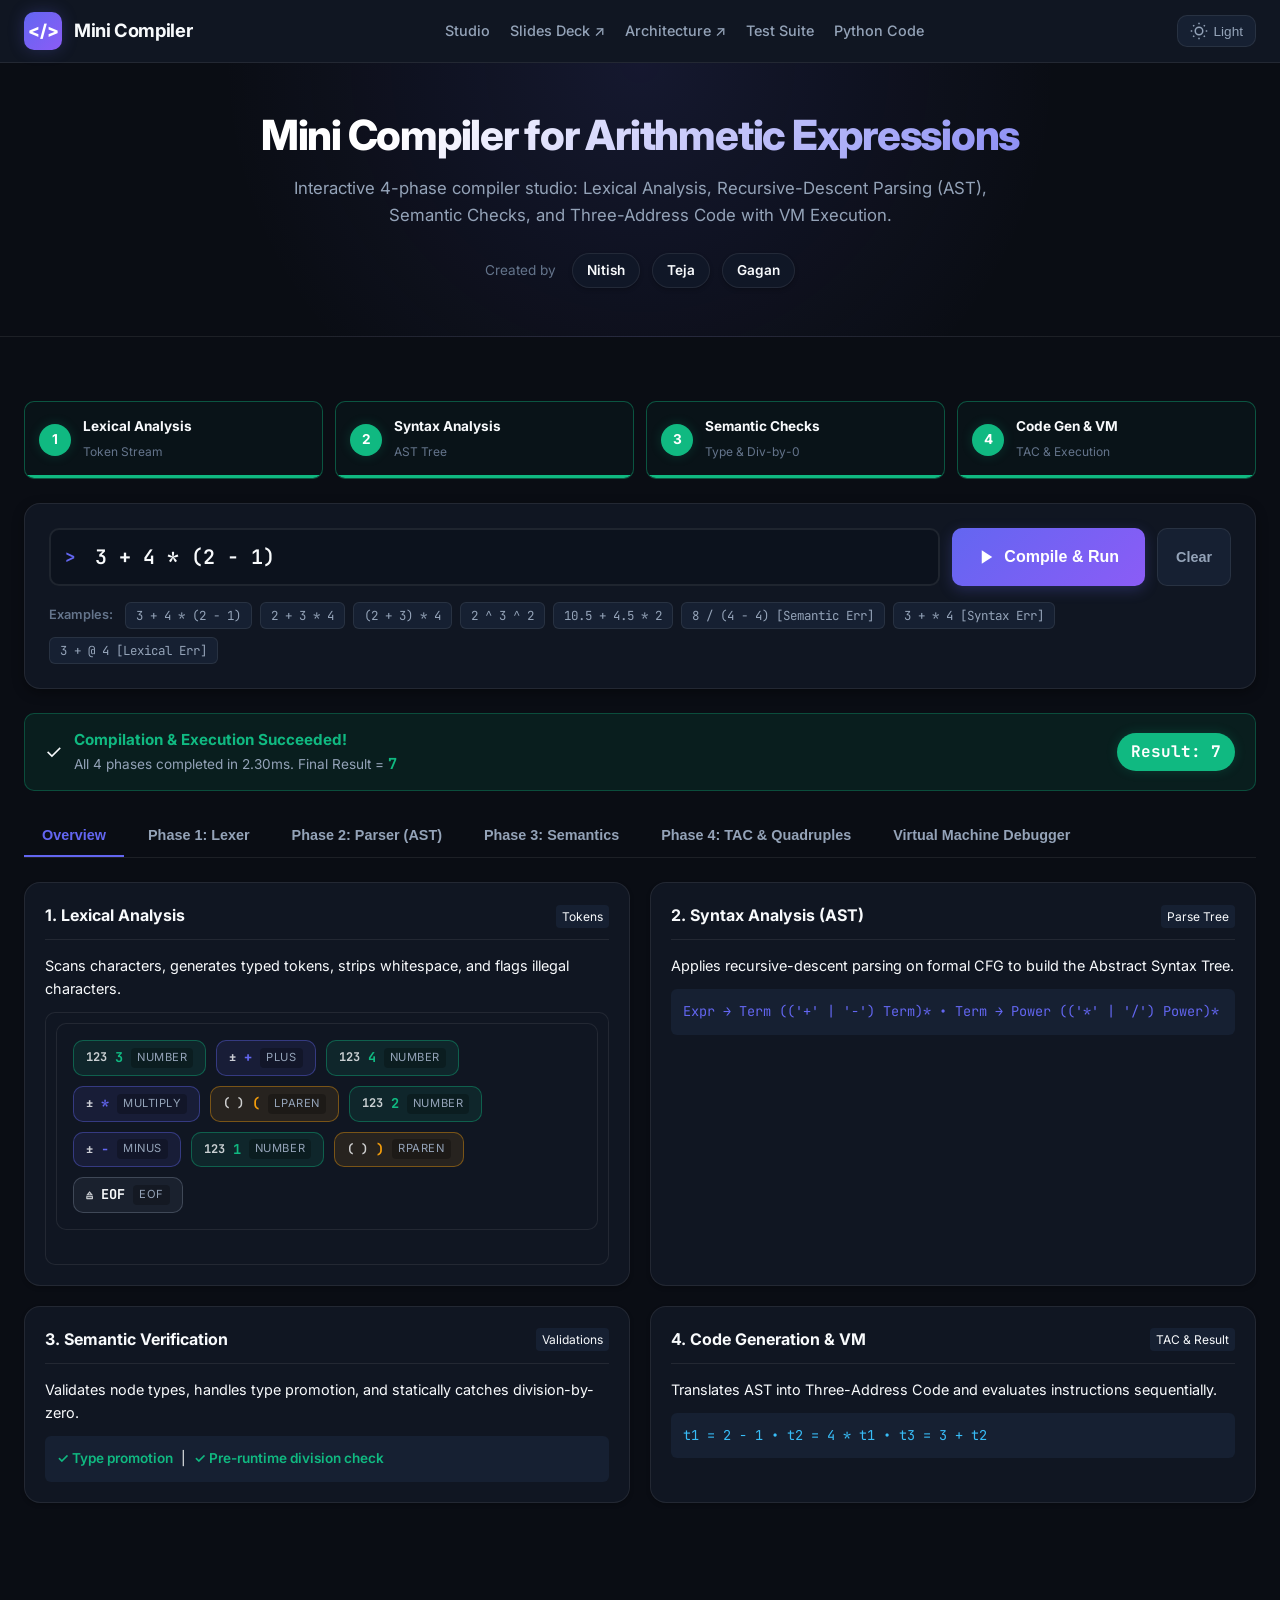
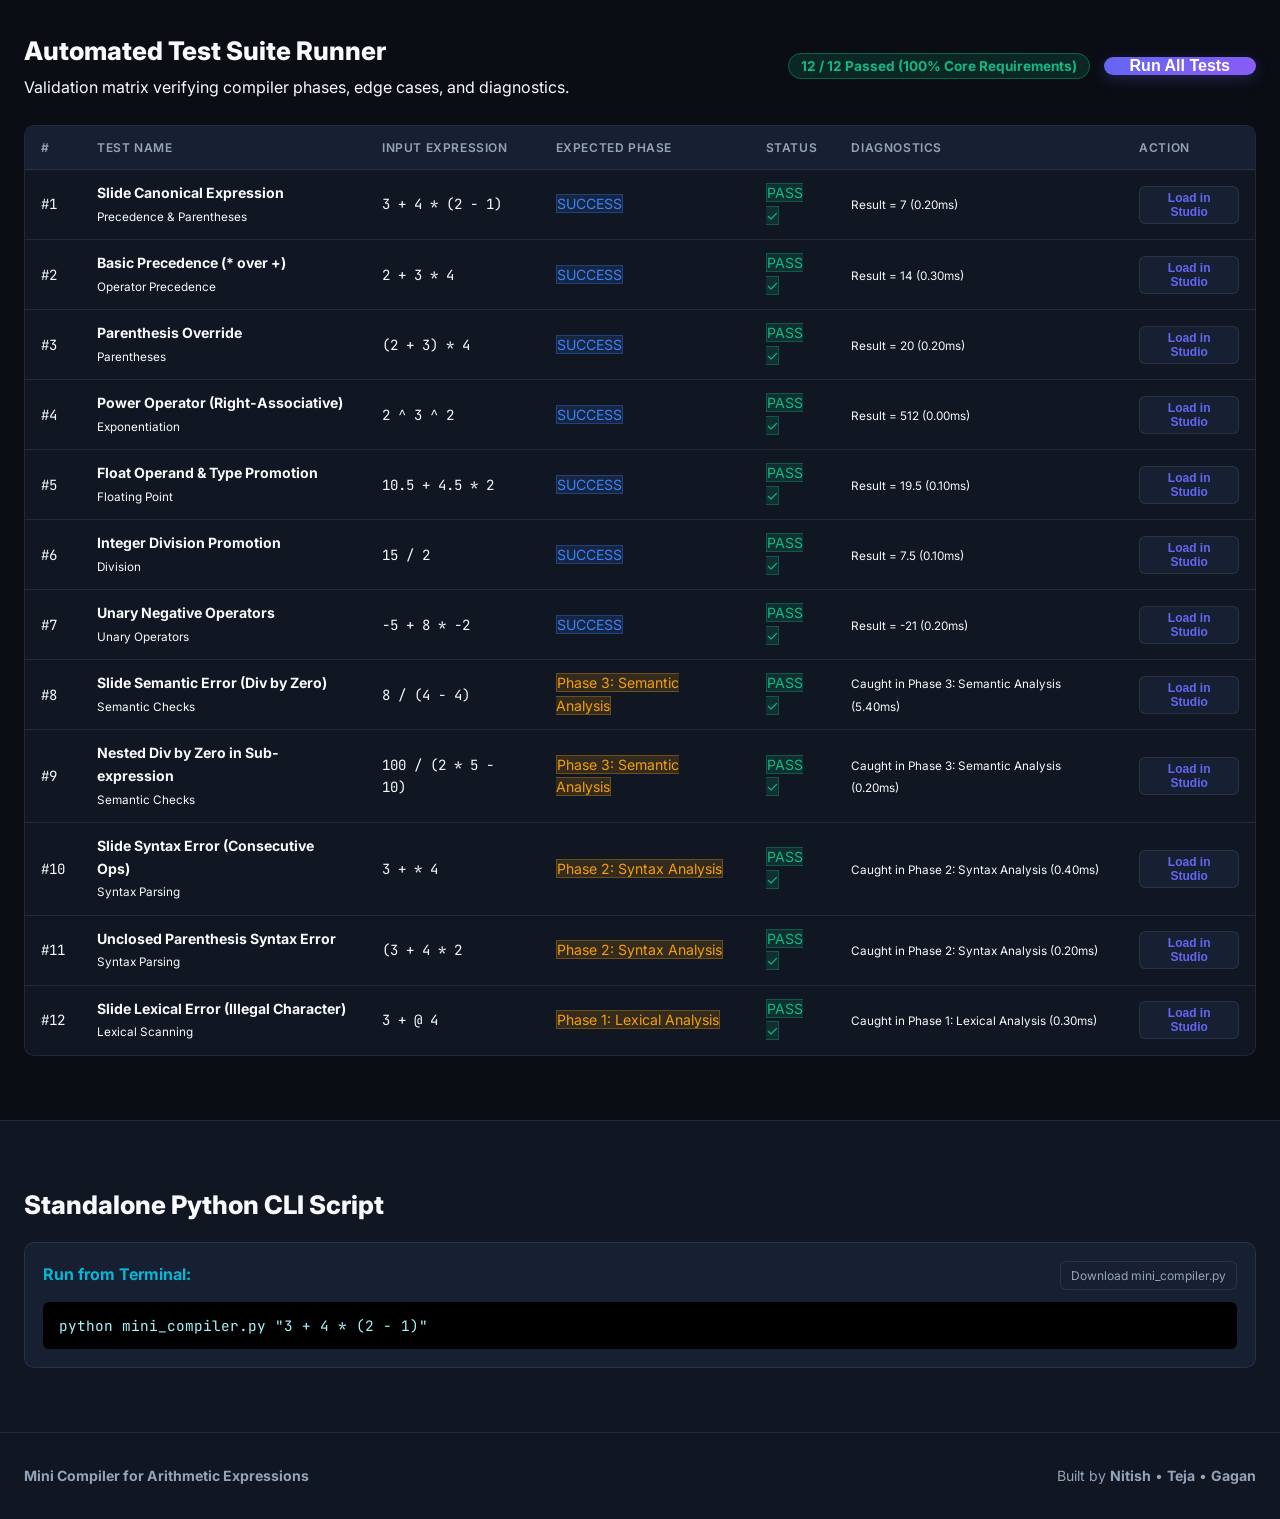
<file: index.html>
<!DOCTYPE html>
<html lang="en" data-theme="dark">
<head>
    <meta charset="UTF-8">
    <meta name="viewport" content="width=device-width, initial-scale=1.0">
    <title>Mini Compiler Studio | Arithmetic Expressions</title>
    <link rel="stylesheet" href="styles.css">
    <link rel="preconnect" href="https://fonts.googleapis.com">
    <link rel="preconnect" href="https://fonts.gstatic.com" crossorigin>
    <link href="https://fonts.googleapis.com/css2?family=Fira+Code:wght@400;600&family=Inter:wght@400;500;600;700;800&family=JetBrains+Mono:wght@400;600;700&display=swap" rel="stylesheet">
</head>
<body>

    <!-- NAVBAR -->
    <nav class="navbar">
        <div class="container nav-container">
            <a href="index.html" class="brand-wrapper">
                <div class="brand-icon">&lt;/&gt;</div>
                <div class="brand-title">
                    <span>Mini Compiler</span>
                </div>
            </a>
            <ul class="nav-links">
                <li><a href="#studio">Studio</a></li>
                <li><a href="presentation.html">Slides Deck ↗</a></li>
                <li><a href="architecture.html">Architecture ↗</a></li>
                <li><a href="#test-suite">Test Suite</a></li>
                <li><a href="#source-code">Python Code</a></li>
            </ul>
            <div class="nav-actions">
                <button class="btn-theme-toggle" id="theme-toggle-btn">
                    <svg width="18" height="18" viewBox="0 0 24 24" fill="none" stroke="currentColor" stroke-width="2"><circle cx="12" cy="12" r="5"></circle><line x1="12" y1="1" x2="12" y2="3"></line><line x1="12" y1="21" x2="12" y2="23"></line><line x1="4.22" y1="4.22" x2="5.64" y2="5.64"></line><line x1="18.36" y1="18.36" x2="19.78" y2="19.78"></line><line x1="1" y1="12" x2="3" y2="12"></line><line x1="21" y1="12" x2="23" y2="12"></line><line x1="4.22" y1="19.78" x2="5.64" y2="18.36"></line><line x1="18.36" y1="5.64" x2="19.78" y2="4.22"></line></svg>
                    <span>Light</span>
                </button>
            </div>
        </div>
    </nav>

    <!-- HERO & CREDITS -->
    <header class="hero-section">
        <div class="container">
            <h1 class="hero-title">Mini Compiler for Arithmetic Expressions</h1>
            <p class="hero-desc">
                Interactive 4-phase compiler studio: Lexical Analysis, Recursive-Descent Parsing (AST), Semantic Checks, and Three-Address Code with VM Execution.
            </p>
            <div class="team-pills-row">
                <span style="font-size: 0.85rem; color: var(--text-muted); display: inline-flex; align-items: center; margin-right: 4px;">Created by</span>
                <div class="team-pill"><span class="team-name">Nitish</span></div>
                <div class="team-pill"><span class="team-name">Teja</span></div>
                <div class="team-pill"><span class="team-name">Gagan</span></div>
            </div>
        </div>
    </header>

    <!-- COMPILER STUDIO -->
    <main class="studio-main" id="studio">
        <div class="container">

            <!-- Pipeline Phase Stepper -->
            <div class="pipeline-stepper-wrap">
                <div class="pipeline-stepper">
                    <div class="step-card" id="step-lex">
                        <div class="step-num">1</div>
                        <div class="step-info"><span class="step-title">Lexical Analysis</span><span class="step-sub">Token Stream</span></div>
                    </div>
                    <div class="step-card" id="step-parse">
                        <div class="step-num">2</div>
                        <div class="step-info"><span class="step-title">Syntax Analysis</span><span class="step-sub">AST Tree</span></div>
                    </div>
                    <div class="step-card" id="step-semantic">
                        <div class="step-num">3</div>
                        <div class="step-info"><span class="step-title">Semantic Checks</span><span class="step-sub">Type &amp; Div-by-0</span></div>
                    </div>
                    <div class="step-card" id="step-codegen">
                        <div class="step-num">4</div>
                        <div class="step-info"><span class="step-title">Code Gen &amp; VM</span><span class="step-sub">TAC &amp; Execution</span></div>
                    </div>
                </div>
            </div>

            <!-- Editor Input Box -->
            <div class="editor-card">
                <div class="input-bar-group">
                    <div class="input-wrapper">
                        <span class="input-prefix">&gt;</span>
                        <input type="text" id="expr-input" class="expr-input-field" placeholder="e.g. 3 + 4 * (2 - 1)" value="3 + 4 * (2 - 1)" spellcheck="false" autocomplete="off">
                    </div>
                    <button class="btn-primary" id="btn-compile">
                        <svg width="18" height="18" viewBox="0 0 24 24" fill="currentColor"><polygon points="5 3 19 12 5 21 5 3"></polygon></svg>
                        <span>Compile &amp; Run</span>
                    </button>
                    <button class="btn-secondary" id="btn-clear">Clear</button>
                </div>
                <div class="presets-row">
                    <span class="presets-label">Examples:</span>
                    <button class="preset-chip" data-expr="3 + 4 * (2 - 1)">3 + 4 * (2 - 1)</button>
                    <button class="preset-chip" data-expr="2 + 3 * 4">2 + 3 * 4</button>
                    <button class="preset-chip" data-expr="(2 + 3) * 4">(2 + 3) * 4</button>
                    <button class="preset-chip" data-expr="2 ^ 3 ^ 2">2 ^ 3 ^ 2</button>
                    <button class="preset-chip" data-expr="10.5 + 4.5 * 2">10.5 + 4.5 * 2</button>
                    <button class="preset-chip" data-expr="8 / (4 - 4)">8 / (4 - 4) [Semantic Err]</button>
                    <button class="preset-chip" data-expr="3 + * 4">3 + * 4 [Syntax Err]</button>
                    <button class="preset-chip" data-expr="3 + @ 4">3 + @ 4 [Lexical Err]</button>
                </div>
            </div>

            <!-- Status Banner & Error Diagnostics -->
            <div id="status-banner" class="status-banner banner-success">
                <div class="banner-icon">✓</div>
                <div class="banner-text"><strong>Compilation Ready</strong><span>Ready for evaluation.</span></div>
                <div class="banner-result-pill">Result: 7</div>
            </div>
            <div id="error-box" class="error-box hidden"></div>

            <!-- Tab Navigation -->
            <div class="tabs-nav">
                <button class="tab-btn active" data-tab="overview">Overview</button>
                <button class="tab-btn" data-tab="tokens">Phase 1: Lexer</button>
                <button class="tab-btn" data-tab="ast">Phase 2: Parser (AST)</button>
                <button class="tab-btn" data-tab="semantic">Phase 3: Semantics</button>
                <button class="tab-btn" data-tab="tac">Phase 4: TAC &amp; Quadruples</button>
                <button class="tab-btn" data-tab="vm">Virtual Machine Debugger</button>
            </div>

            <!-- Tabs Content -->
            <div class="tab-content-wrapper">

                <!-- TAB 1: OVERVIEW -->
                <div class="tab-pane active" id="tab-overview">
                    <div class="pipeline-cards-grid">
                        <div class="overview-card">
                            <div class="overview-card-header"><h3>1. Lexical Analysis</h3><span class="tab-badge">Tokens</span></div>
                            <p class="text-secondary" style="font-size: 0.9rem; margin-bottom: 12px;">Scans characters, generates typed tokens, strips whitespace, and flags illegal characters.</p>
                            <div class="token-chips-container" id="overview-token-preview" style="padding: 10px; margin-bottom: 0;"></div>
                        </div>
                        <div class="overview-card">
                            <div class="overview-card-header"><h3>2. Syntax Analysis (AST)</h3><span class="tab-badge">Parse Tree</span></div>
                            <p class="text-secondary" style="font-size: 0.9rem; margin-bottom: 12px;">Applies recursive-descent parsing on formal CFG to build the Abstract Syntax Tree.</p>
                            <div style="background: var(--bg-tertiary); padding: 12px; border-radius: var(--radius-sm); font-size: 0.85rem; font-family: var(--font-mono); color: var(--accent-indigo);">
                                Expr &rarr; Term (('+' | '-') Term)* &bull; Term &rarr; Power (('*' | '/') Power)*
                            </div>
                        </div>
                        <div class="overview-card">
                            <div class="overview-card-header"><h3>3. Semantic Verification</h3><span class="tab-badge">Validations</span></div>
                            <p class="text-secondary" style="font-size: 0.9rem; margin-bottom: 12px;">Validates node types, handles type promotion, and statically catches division-by-zero.</p>
                            <div style="background: var(--bg-tertiary); padding: 12px; border-radius: var(--radius-sm); font-size: 0.85rem;">
                                <span style="color: var(--accent-emerald); font-weight: 600;">✓ Type promotion</span> &nbsp;|&nbsp;
                                <span style="color: var(--accent-emerald); font-weight: 600;">✓ Pre-runtime division check</span>
                            </div>
                        </div>
                        <div class="overview-card">
                            <div class="overview-card-header"><h3>4. Code Generation &amp; VM</h3><span class="tab-badge">TAC &amp; Result</span></div>
                            <p class="text-secondary" style="font-size: 0.9rem; margin-bottom: 12px;">Translates AST into Three-Address Code and evaluates instructions sequentially.</p>
                            <div style="background: var(--bg-tertiary); padding: 12px; border-radius: var(--radius-sm); font-family: var(--font-mono); font-size: 0.85rem; color: #38bdf8;">
                                t1 = 2 - 1 &bull; t2 = 4 * t1 &bull; t3 = 3 + t2
                            </div>
                        </div>
                    </div>
                </div>

                <!-- TAB 2: LEXER -->
                <div class="tab-pane" id="tab-tokens">
                    <h3 style="font-size: 1.1rem; margin-bottom: 12px;">Tokenized Stream</h3>
                    <div id="token-chips-view"></div>
                    <h3 style="font-size: 1.1rem; margin-bottom: 12px;">Token Symbol Table</h3>
                    <div class="table-responsive">
                        <table class="data-table">
                            <thead><tr><th>Index</th><th>Lexeme</th><th>Token Type</th><th>Value</th><th>Span</th></tr></thead>
                            <tbody id="token-table-body"></tbody>
                        </table>
                    </div>
                </div>

                <!-- TAB 3: PARSER & AST -->
                <div class="tab-pane" id="tab-ast">
                    <div class="ast-layout-grid">
                        <div class="ast-panel"><div id="ast-container"></div></div>
                        <div class="grammar-panel">
                            <div class="grammar-card">
                                <h4>Context-Free Grammar (CFG)</h4>
                                <pre class="grammar-code"><code>Expr   &rarr; Term (( '+' | '-' ) Term)*
Term   &rarr; Power (( '*' | '/' ) Power)*
Power  &rarr; Factor ( '^' Power )?
Factor &rarr; '+' Factor | '-' Factor 
       | NUMBER | '(' Expr ')'</code></pre>
                            </div>
                            <div class="grammar-card">
                                <h4>Derivation Steps Log</h4>
                                <ul class="derivation-log-list" id="derivation-steps-log"></ul>
                            </div>
                        </div>
                    </div>
                </div>

                <!-- TAB 4: SEMANTICS -->
                <div class="tab-pane" id="tab-semantic">
                    <div class="semantic-grid">
                        <div class="semantic-card">
                            <div class="semantic-card-header">
                                <h3 style="font-size: 1.1rem;">Semantic Assertions &amp; Checks</h3>
                                <span class="promoted-badge" id="promoted-type-badge">Type: int</span>
                            </div>
                            <ul class="semantic-checks-list" id="semantic-checks-list"></ul>
                        </div>
                        <div class="semantic-card">
                            <div class="semantic-card-header"><h3 style="font-size: 1.1rem;">Operator Precedence Table</h3></div>
                            <div class="table-responsive">
                                <table class="data-table precedence-table" id="precedence-table">
                                    <thead><tr><th>Level</th><th>Operator</th><th>Description</th><th>Associativity</th></tr></thead>
                                    <tbody>
                                        <tr data-ops="( )"><td>4 (High)</td><td><code>( )</code></td><td>Parentheses</td><td>Non-associative</td></tr>
                                        <tr data-ops="^"><td>3</td><td><code>^</code></td><td>Power</td><td>Right to Left</td></tr>
                                        <tr data-ops="* /"><td>2</td><td><code>*</code> , <code>/</code></td><td>Multiply / Divide</td><td>Left to Right</td></tr>
                                        <tr data-ops="+ -"><td>1 (Low)</td><td><code>+</code> , <code>-</code></td><td>Add / Subtract</td><td>Left to Right</td></tr>
                                    </tbody>
                                </table>
                            </div>
                        </div>
                    </div>
                </div>

                <!-- TAB 5: TAC & QUADRUPLES -->
                <div class="tab-pane" id="tab-tac">
                    <div class="tac-split-grid">
                        <div class="semantic-card">
                            <div class="code-box-header">
                                <h3 style="font-size: 1.1rem;">Three-Address Code (TAC)</h3>
                                <button class="btn-sm-copy" id="btn-copy-tac">Copy TAC</button>
                            </div>
                            <pre class="code-block" id="tac-code-block">// Generating TAC...</pre>
                        </div>
                        <div class="semantic-card">
                            <div class="code-box-header"><h3 style="font-size: 1.1rem;">Quadruples [OP, ARG1, ARG2, RES]</h3></div>
                            <div class="table-responsive">
                                <table class="data-table">
                                    <thead><tr><th>OP</th><th>ARG 1</th><th>ARG 2</th><th>RESULT</th></tr></thead>
                                    <tbody id="quadruples-table-body"></tbody>
                                </table>
                            </div>
                        </div>
                    </div>
                </div>

                <!-- TAB 6: VM DEBUGGER -->
                <div class="tab-pane" id="tab-vm">
                    <div class="vm-panel">
                        <div class="vm-controls-bar">
                            <div class="vm-btn-group">
                                <button class="btn-vm btn-vm-primary" id="vm-play-btn">Auto-Play</button>
                                <button class="btn-vm" id="vm-step-prev">Back</button>
                                <button class="btn-vm" id="vm-step-next">Next</button>
                                <button class="btn-vm" id="vm-reset-btn">Reset</button>
                            </div>
                            <div style="display: flex; align-items: center; gap: 12px;">
                                <label style="font-size: 0.85rem; color: var(--text-muted);" for="vm-speed-select">Speed:</label>
                                <select id="vm-speed-select" style="background: var(--bg-tertiary); color: var(--text-primary); border: 1px solid var(--border-color); padding: 4px 8px; border-radius: var(--radius-sm);">
                                    <option value="1200">Slow (1.2s)</option>
                                    <option value="800" selected>Normal (0.8s)</option>
                                    <option value="400">Fast (0.4s)</option>
                                </select>
                                <span class="vm-stepper-label" id="vm-step-counter">0 / 0</span>
                            </div>
                        </div>
                        <div class="vm-layout-split">
                            <div>
                                <h4 style="font-size: 0.85rem; text-transform: uppercase; color: var(--text-muted); margin-bottom: 10px;">Instruction Stream</h4>
                                <div id="tac-vm-list"></div>
                            </div>
                            <div class="registers-box">
                                <h4>Virtual Machine Registers</h4>
                                <div class="vm-registers-grid" id="vm-registers-grid"></div>
                            </div>
                        </div>
                    </div>
                </div>

            </div>
        </div>
    </main>

    <!-- AUTOMATED TEST SUITE -->
    <section class="section-tests" id="test-suite">
        <div class="container">
            <div class="tests-header-row">
                <div>
                    <h2 style="font-size: 1.6rem; font-weight: 800; margin-bottom: 4px;">Automated Test Suite Runner</h2>
                    <p class="text-secondary">Validation matrix verifying compiler phases, edge cases, and diagnostics.</p>
                </div>
                <div style="display: flex; align-items: center; gap: 14px;">
                    <div id="test-summary-badge"></div>
                    <button class="btn-primary" id="btn-run-tests">Run All Tests</button>
                </div>
            </div>
            <div class="table-responsive">
                <table class="data-table">
                    <thead><tr><th>#</th><th>Test Name</th><th>Input Expression</th><th>Expected Phase</th><th>Status</th><th>Diagnostics</th><th>Action</th></tr></thead>
                    <tbody id="test-results-tbody"></tbody>
                </table>
            </div>
        </div>
    </section>

    <!-- PYTHON CLI SECTION -->
    <section class="section-arch" id="source-code">
        <div class="container">
            <h2 style="font-size: 1.6rem; font-weight: 800; margin-bottom: 8px;">Standalone Python CLI Script</h2>
            <div style="margin-top: 16px; background: var(--bg-tertiary); border: 1px solid var(--border-color); border-radius: var(--radius-md); padding: 18px;">
                <div style="display: flex; align-items: center; justify-content: space-between; flex-wrap: wrap; gap: 10px; margin-bottom: 12px;">
                    <h4 style="font-size: 1rem; color: var(--accent-cyan); margin: 0;">Run from Terminal:</h4>
                    <a href="mini_compiler.py" download="mini_compiler.py" class="btn-sm-copy" style="text-decoration: none;">Download mini_compiler.py</a>
                </div>
                <div style="background: #000; padding: 12px 16px; border-radius: var(--radius-sm); font-family: var(--font-mono); color: #a5f3fc; font-size: 0.9rem;">
                    python mini_compiler.py "3 + 4 * (2 - 1)"
                </div>
            </div>
        </div>
    </section>

    <!-- FOOTER -->
    <footer class="footer">
        <div class="container footer-content">
            <div><strong>Mini Compiler for Arithmetic Expressions</strong></div>
            <div>Built by <strong>Nitish</strong> &bull; <strong>Teja</strong> &bull; <strong>Gagan</strong></div>
        </div>
    </footer>

    <!-- Scripts -->
    <script src="compiler.js"></script>
    <script src="visualizer.js"></script>
    <script src="tests.js"></script>
    <script src="app.js"></script>
</body>
</html>
</file>
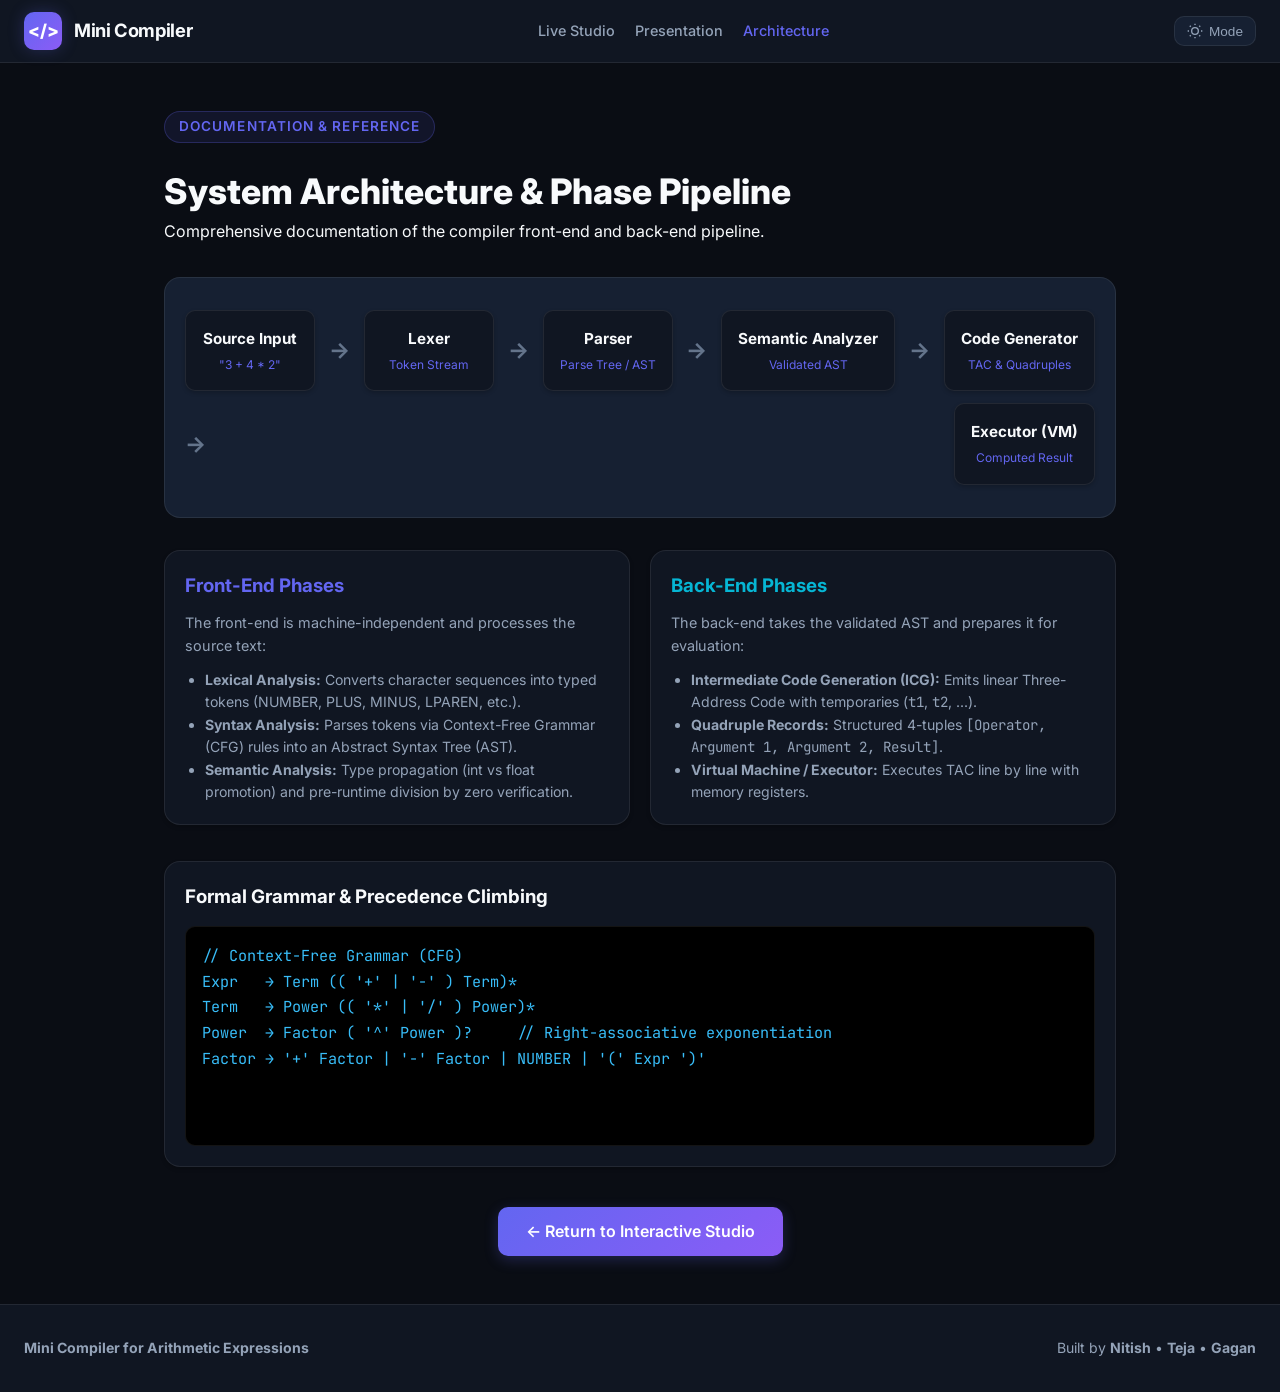
<file: architecture.html>
<!DOCTYPE html>
<html lang="en" data-theme="dark">
<head>
    <meta charset="UTF-8">
    <meta name="viewport" content="width=device-width, initial-scale=1.0">
    <title>Compiler Architecture &amp; Theory | Mini Compiler</title>
    <link rel="stylesheet" href="styles.css">
    <link rel="preconnect" href="https://fonts.googleapis.com">
    <link rel="preconnect" href="https://fonts.gstatic.com" crossorigin>
    <link href="https://fonts.googleapis.com/css2?family=Fira+Code:wght@400;600&family=Inter:wght@400;500;600;700;800&family=JetBrains+Mono:wght@400;600;700&display=swap" rel="stylesheet">
</head>
<body>

    <!-- NAVBAR -->
    <nav class="navbar">
        <div class="container nav-container">
            <a href="index.html" class="brand-wrapper">
                <div class="brand-icon">&lt;/&gt;</div>
                <div class="brand-title">
                    <span>Mini Compiler</span>
                </div>
            </a>
            <ul class="nav-links">
                <li><a href="index.html">Live Studio</a></li>
                <li><a href="presentation.html">Presentation</a></li>
                <li><a href="architecture.html" style="color: var(--accent-indigo);">Architecture</a></li>
            </ul>
            <div class="nav-actions">
                <button class="btn-theme-toggle" id="theme-toggle-btn">
                    <svg width="16" height="16" viewBox="0 0 24 24" fill="none" stroke="currentColor" stroke-width="2"><circle cx="12" cy="12" r="5"></circle><line x1="12" y1="1" x2="12" y2="3"></line><line x1="12" y1="21" x2="12" y2="23"></line><line x1="4.22" y1="4.22" x2="5.64" y2="5.64"></line><line x1="18.36" y1="18.36" x2="19.78" y2="19.78"></line><line x1="1" y1="12" x2="3" y2="12"></line><line x1="21" y1="12" x2="23" y2="12"></line><line x1="4.22" y1="19.78" x2="5.64" y2="18.36"></line><line x1="18.36" y1="5.64" x2="19.78" y2="4.22"></line></svg>
                    <span>Mode</span>
                </button>
            </div>
        </div>
    </nav>

    <!-- MAIN CONTENT -->
    <main style="padding: 48px 0;">
        <div class="container" style="max-width: 1000px;">
            <div style="margin-bottom: 32px;">
                <span class="hero-subtitle">Documentation &amp; Reference</span>
                <h1 style="font-size: 2.2rem; font-weight: 800; margin-top: 8px;">System Architecture &amp; Phase Pipeline</h1>
                <p class="text-secondary">Comprehensive documentation of the compiler front-end and back-end pipeline.</p>
            </div>

            <!-- Pipeline Visual -->
            <div class="arch-flow-diagram">
                <div class="arch-node">
                    <div class="arch-node-name">Source Input</div>
                    <div class="arch-node-sub">"3 + 4 * 2"</div>
                </div>
                <div class="arch-arrow">&rarr;</div>
                <div class="arch-node">
                    <div class="arch-node-name">Lexer</div>
                    <div class="arch-node-sub">Token Stream</div>
                </div>
                <div class="arch-arrow">&rarr;</div>
                <div class="arch-node">
                    <div class="arch-node-name">Parser</div>
                    <div class="arch-node-sub">Parse Tree / AST</div>
                </div>
                <div class="arch-arrow">&rarr;</div>
                <div class="arch-node">
                    <div class="arch-node-name">Semantic Analyzer</div>
                    <div class="arch-node-sub">Validated AST</div>
                </div>
                <div class="arch-arrow">&rarr;</div>
                <div class="arch-node">
                    <div class="arch-node-name">Code Generator</div>
                    <div class="arch-node-sub">TAC &amp; Quadruples</div>
                </div>
                <div class="arch-arrow">&rarr;</div>
                <div class="arch-node">
                    <div class="arch-node-name">Executor (VM)</div>
                    <div class="arch-node-sub">Computed Result</div>
                </div>
            </div>

            <!-- Front-End vs Back-End -->
            <div class="pipeline-cards-grid" style="margin-bottom: 36px;">
                <div class="overview-card">
                    <h3 style="color: var(--accent-indigo); margin-bottom: 10px;">Front-End Phases</h3>
                    <p style="font-size: 0.9rem; color: var(--text-secondary); line-height: 1.6;">
                        The front-end is machine-independent and processes the source text:
                    </p>
                    <ul style="font-size: 0.88rem; margin: 12px 0 0 20px; color: var(--text-secondary);">
                        <li><strong>Lexical Analysis:</strong> Converts character sequences into typed tokens (NUMBER, PLUS, MINUS, LPAREN, etc.).</li>
                        <li><strong>Syntax Analysis:</strong> Parses tokens via Context-Free Grammar (CFG) rules into an Abstract Syntax Tree (AST).</li>
                        <li><strong>Semantic Analysis:</strong> Type propagation (int vs float promotion) and pre-runtime division by zero verification.</li>
                    </ul>
                </div>
                <div class="overview-card">
                    <h3 style="color: var(--accent-cyan); margin-bottom: 10px;">Back-End Phases</h3>
                    <p style="font-size: 0.9rem; color: var(--text-secondary); line-height: 1.6;">
                        The back-end takes the validated AST and prepares it for evaluation:
                    </p>
                    <ul style="font-size: 0.88rem; margin: 12px 0 0 20px; color: var(--text-secondary);">
                        <li><strong>Intermediate Code Generation (ICG):</strong> Emits linear Three-Address Code with temporaries (<code>t1</code>, <code>t2</code>, ...).</li>
                        <li><strong>Quadruple Records:</strong> Structured 4-tuples <code>[Operator, Argument 1, Argument 2, Result]</code>.</li>
                        <li><strong>Virtual Machine / Executor:</strong> Executes TAC line by line with memory registers.</li>
                    </ul>
                </div>
            </div>

            <!-- CFG Section -->
            <div class="overview-card" style="margin-bottom: 36px;">
                <h3 style="margin-bottom: 14px;">Formal Grammar &amp; Precedence Climbing</h3>
                <pre class="code-block" style="color: #38bdf8;"><code>// Context-Free Grammar (CFG)
Expr   &rarr; Term (( '+' | '-' ) Term)*
Term   &rarr; Power (( '*' | '/' ) Power)*
Power  &rarr; Factor ( '^' Power )?     // Right-associative exponentiation
Factor &rarr; '+' Factor | '-' Factor | NUMBER | '(' Expr ')'</code></pre>
            </div>

            <div style="text-align: center; margin-top: 40px;">
                <a href="index.html" class="btn-primary" style="text-decoration: none; display: inline-flex; padding: 12px 28px;">
                    &larr; Return to Interactive Studio
                </a>
            </div>
        </div>
    </main>

    <!-- FOOTER -->
    <footer class="footer">
        <div class="container footer-content">
            <div><strong>Mini Compiler for Arithmetic Expressions</strong></div>
            <div>Built by <strong>Nitish</strong> &bull; <strong>Teja</strong> &bull; <strong>Gagan</strong></div>
        </div>
    </footer>

    <script>
        const themeBtn = document.getElementById('theme-toggle-btn');
        const savedTheme = localStorage.getItem('mini_compiler_theme') || 'dark';
        document.documentElement.setAttribute('data-theme', savedTheme);
        if (themeBtn) {
            themeBtn.addEventListener('click', () => {
                const current = document.documentElement.getAttribute('data-theme') || 'dark';
                const next = current === 'dark' ? 'light' : 'dark';
                document.documentElement.setAttribute('data-theme', next);
                localStorage.setItem('mini_compiler_theme', next);
            });
        }
    </script>
</body>
</html>
</file>
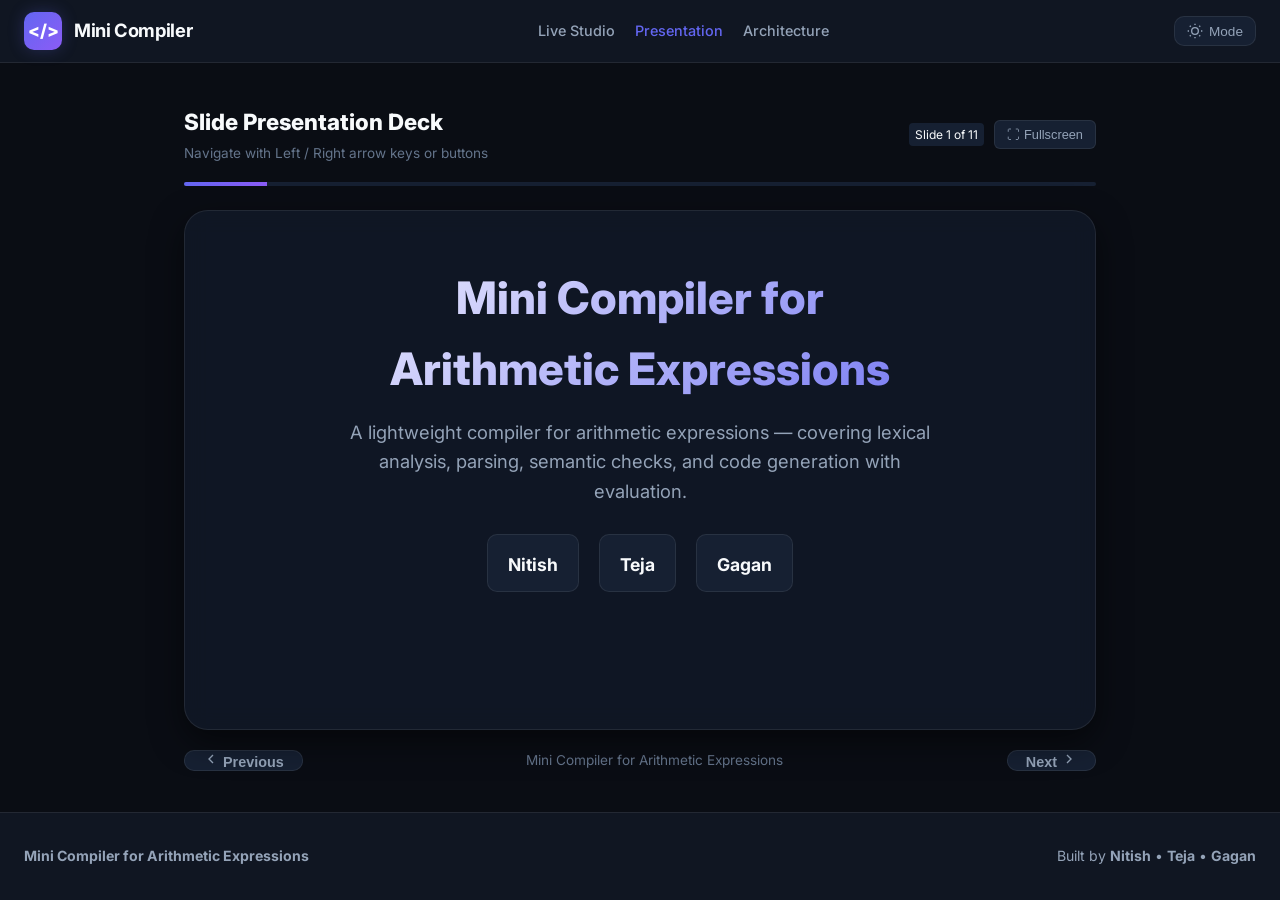
<file: presentation.html>
<!DOCTYPE html>
<html lang="en" data-theme="dark">
<head>
    <meta charset="UTF-8">
    <meta name="viewport" content="width=device-width, initial-scale=1.0">
    <title>Presentation Deck | Mini Compiler for Arithmetic Expressions</title>
    <link rel="stylesheet" href="styles.css">
    <link rel="preconnect" href="https://fonts.googleapis.com">
    <link rel="preconnect" href="https://fonts.gstatic.com" crossorigin>
    <link href="https://fonts.googleapis.com/css2?family=Fira+Code:wght@400;600&family=Inter:wght@400;500;600;700;800&family=JetBrains+Mono:wght@400;600;700&display=swap" rel="stylesheet">
    <style>
        body { min-height: 100vh; display: flex; flex-direction: column; }
        .deck-page-wrapper { flex: 1; display: flex; flex-direction: column; justify-content: center; padding: 32px 0; }
        .slides-wrapper { min-height: 520px; }
        .fs-btn { background: var(--bg-tertiary); border: 1px solid var(--border-color); color: var(--text-secondary); border-radius: var(--radius-sm); padding: 6px 12px; font-size: 0.8rem; cursor: pointer; }
        .fs-btn:hover { color: var(--text-primary); border-color: var(--border-hover); }
    </style>
</head>
<body>

    <!-- NAVBAR -->
    <nav class="navbar">
        <div class="container nav-container">
            <a href="index.html" class="brand-wrapper">
                <div class="brand-icon">&lt;/&gt;</div>
                <div class="brand-title">
                    <span>Mini Compiler</span>
                </div>
            </a>
            <ul class="nav-links">
                <li><a href="index.html">Live Studio</a></li>
                <li><a href="presentation.html" style="color: var(--accent-indigo);">Presentation</a></li>
                <li><a href="architecture.html">Architecture</a></li>
            </ul>
            <div class="nav-actions">
                <button class="btn-theme-toggle" id="theme-toggle-btn">
                    <svg width="16" height="16" viewBox="0 0 24 24" fill="none" stroke="currentColor" stroke-width="2"><circle cx="12" cy="12" r="5"></circle><line x1="12" y1="1" x2="12" y2="3"></line><line x1="12" y1="21" x2="12" y2="23"></line><line x1="4.22" y1="4.22" x2="5.64" y2="5.64"></line><line x1="18.36" y1="18.36" x2="19.78" y2="19.78"></line><line x1="1" y1="12" x2="3" y2="12"></line><line x1="21" y1="12" x2="23" y2="12"></line><line x1="4.22" y1="19.78" x2="5.64" y2="18.36"></line><line x1="18.36" y1="5.64" x2="19.78" y2="4.22"></line></svg>
                    <span>Mode</span>
                </button>
            </div>
        </div>
    </nav>

    <!-- DECK MAIN -->
    <main class="deck-page-wrapper">
        <div class="container deck-container">
            <div class="deck-header">
                <div>
                    <h2 style="font-size: 1.4rem; font-weight: 800;">Slide Presentation Deck</h2>
                    <span style="font-size: 0.85rem; color: var(--text-muted);">Navigate with Left / Right arrow keys or buttons</span>
                </div>
                <div style="display: flex; align-items: center; gap: 10px;">
                    <span class="tab-badge" id="slide-current-counter">Slide 1 of 11</span>
                    <button class="fs-btn" id="fs-toggle-btn">⛶ Fullscreen</button>
                </div>
            </div>

            <div class="deck-progress-track">
                <div class="deck-progress-fill" id="slide-progress-bar"></div>
            </div>

            <div class="slides-wrapper" id="deck-wrapper">
                <!-- Slide 1: Title -->
                <div class="slide-card slide-active" data-slide="1">
                    <div class="title-slide-content">
                        <h1>Mini Compiler for<br>Arithmetic Expressions</h1>
                        <p style="font-size: 1.15rem; color: var(--text-secondary); max-width: 600px; margin: 0 auto;">
                            A lightweight compiler for arithmetic expressions — covering lexical analysis, parsing, semantic checks, and code generation with evaluation.
                        </p>
                        <div class="authors-grid">
                            <div class="author-card">
                                <div class="author-name">Nitish</div>
                            </div>
                            <div class="author-card">
                                <div class="author-name">Teja</div>
                            </div>
                            <div class="author-card">
                                <div class="author-name">Gagan</div>
                            </div>
                        </div>
                    </div>
                </div>

                <!-- Slide 2: Introduction -->
                <div class="slide-card" data-slide="2">
                    <div class="slide-meta-tag">Slide 2 &bull; Background &amp; Motivation</div>
                    <h2 class="slide-title">Introduction</h2>
                    <div class="slide-body">
                        <p>Arithmetic expressions such as <code>3 + 4 * (2 - 1)</code> are the classic starting point for studying how compilers work.</p>
                        <p style="margin-top: 12px;">Evaluating an expression correctly means respecting operator precedence and parentheses — a compilation problem that uses the same phases as any programming language.</p>
                        <h4 style="margin-top: 20px; color: var(--accent-indigo);">Why build a compiler for expressions?</h4>
                        <ul>
                            <li><strong>Text must be tokenized, parsed &amp; validated:</strong> Raw characters cannot be computed directly.</li>
                            <li><strong>Errors must be caught before evaluation:</strong> Strict separation of compile-time and runtime.</li>
                            <li><strong>A structured representation (AST) drives evaluation:</strong> Encodes syntactic hierarchy.</li>
                            <li><strong>Precedence &amp; parentheses need a formal grammar:</strong> Solved through recursive-descent parsing.</li>
                        </ul>
                    </div>
                </div>

                <!-- Slide 3: Objectives -->
                <div class="slide-card" data-slide="3">
                    <div class="slide-meta-tag">Slide 3 &bull; Goals</div>
                    <h2 class="slide-title">Objectives</h2>
                    <div class="slide-body">
                        <div style="display: grid; grid-template-columns: 1fr 1fr; gap: 16px; margin-top: 14px;">
                            <div class="overview-card">
                                <h4 style="color: var(--accent-cyan); margin-bottom: 6px;">1. Tokenize Input</h4>
                                <p style="font-size: 0.9rem;">Design a lexical analyzer that converts the expression text into a clean stream of typed tokens.</p>
                            </div>
                            <div class="overview-card">
                                <h4 style="color: var(--accent-indigo); margin-bottom: 6px;">2. Parse &amp; Validate</h4>
                                <p style="font-size: 0.9rem;">Build a parser that checks expressions against a formal grammar and builds an AST.</p>
                            </div>
                            <div class="overview-card">
                                <h4 style="color: var(--accent-amber); margin-bottom: 6px;">3. Check Semantics</h4>
                                <p style="font-size: 0.9rem;">Verify operands, operators and divide-by-zero cases before evaluation.</p>
                            </div>
                            <div class="overview-card">
                                <h4 style="color: var(--accent-emerald); margin-bottom: 6px;">4. Evaluate Result</h4>
                                <p style="font-size: 0.9rem;">Translate the AST into three-address code and evaluate it to a final value.</p>
                            </div>
                        </div>
                    </div>
                </div>

                <!-- Slide 4: System Architecture -->
                <div class="slide-card" data-slide="4">
                    <div class="slide-meta-tag">Slide 4 &bull; Architecture</div>
                    <h2 class="slide-title">System Architecture</h2>
                    <div class="slide-body">
                        <p>The compiler pipeline — from raw expression text to a computed result:</p>
                        <div style="background: var(--bg-tertiary); padding: 18px; border-radius: var(--radius-md); margin: 16px 0; font-family: var(--font-mono); font-size: 0.88rem; line-height: 1.8;">
                            Source Input (3 + 4 * 2) &rarr; Lexical Analyzer (Tokens) &rarr; Parser (AST)<br>
                            &rarr; Semantic Analyzer (Validated AST) &rarr; Intermediate Code Gen (TAC) &rarr; Executor (Result Value)
                        </div>
                        <p>Each stage passes a validated, richer representation of the expression to the next — mirroring a general-purpose compiler's front end and back end.</p>
                    </div>
                </div>

                <!-- Slide 5: Phase 1 -->
                <div class="slide-card" data-slide="5">
                    <div class="slide-meta-tag">Slide 5 &bull; Phase 1</div>
                    <h2 class="slide-title">Phase 1 — Lexical Analysis</h2>
                    <div class="slide-body">
                        <ul>
                            <li>Scans the raw expression string character by character.</li>
                            <li>Recognizes integer and decimal numbers.</li>
                            <li>Identifies operators (<code>+</code>, <code>-</code>, <code>*</code>, <code>/</code>, <code>^</code>) and parentheses.</li>
                            <li>Strips whitespace between tokens.</li>
                            <li>Reports illegal characters as lexical errors.</li>
                        </ul>
                        <div style="margin-top: 16px; background: var(--bg-tertiary); padding: 14px; border-radius: var(--radius-md);">
                            <strong>Example — Tokenized Output: <code>3 + 4 * (2 - 1)</code></strong>
                            <div style="font-family: var(--font-mono); font-size: 0.85rem; margin-top: 8px; display: grid; grid-template-columns: repeat(4, 1fr); gap: 8px;">
                                <span>3 : NUMBER</span>
                                <span>+ : PLUS</span>
                                <span>4 : NUMBER</span>
                                <span>* : MULTIPLY</span>
                                <span>( : LPAREN</span>
                                <span>2 : NUMBER</span>
                                <span>- : MINUS</span>
                                <span>1 : NUMBER</span>
                                <span>) : RPAREN</span>
                            </div>
                        </div>
                    </div>
                </div>

                <!-- Slide 6: Phase 2 -->
                <div class="slide-card" data-slide="6">
                    <div class="slide-meta-tag">Slide 6 &bull; Phase 2</div>
                    <h2 class="slide-title">Phase 2 — Syntax Analysis (Parsing)</h2>
                    <div class="slide-body">
                        <ul>
                            <li>Consumes the token stream from the lexer.</li>
                            <li>Applies a context-free grammar for arithmetic expressions.</li>
                            <li>Uses recursive-descent parsing (<code>expr &rarr; term &rarr; factor</code>).</li>
                            <li>Builds a parse tree / Abstract Syntax Tree (AST).</li>
                            <li>Reports syntax errors with the offending token &amp; position.</li>
                        </ul>
                        <div style="background: var(--bg-tertiary); padding: 14px; border-radius: var(--radius-md); margin-top: 14px;">
                            <strong>Resulting AST Structure:</strong>
                            <p style="font-size: 0.9rem; margin-top: 4px;">The AST encodes precedence and parentheses: <code>*</code> binds tighter than <code>+</code>.</p>
                            <code style="color: var(--accent-indigo);">ADD_EXPR &rarr; LEFT(3) &bull; OP(+) &bull; RIGHT( 4 * (2 - 1) )</code>
                        </div>
                    </div>
                </div>

                <!-- Slide 7: Phase 3 -->
                <div class="slide-card" data-slide="7">
                    <div class="slide-meta-tag">Slide 7 &bull; Phase 3</div>
                    <h2 class="slide-title">Phase 3 — Semantic Analysis</h2>
                    <div class="slide-body">
                        <ul>
                            <li>Walks the AST to verify every node is well-formed.</li>
                            <li>Confirms every operator has the operands it needs.</li>
                            <li>Checks operand types (<code>int</code> vs. <code>float</code>) and promotes when mixed.</li>
                            <li>Detects division by zero in constant sub-expressions before runtime.</li>
                            <li>Produces a fully validated AST ready for code generation.</li>
                        </ul>
                        <div style="margin-top: 14px; padding: 12px; background: rgba(244, 63, 94, 0.1); border-left: 3px solid var(--accent-rose); border-radius: 4px;">
                            <strong>Example error caught:</strong>
                            <div style="font-family: var(--font-mono); font-size: 0.9rem; color: var(--accent-rose);">"Semantic Error: division by zero in 8 / (4 - 4)"</div>
                        </div>
                    </div>
                </div>

                <!-- Slide 8: Phase 4 -->
                <div class="slide-card" data-slide="8">
                    <div class="slide-meta-tag">Slide 8 &bull; Phase 4</div>
                    <h2 class="slide-title">Phase 4 — Code Generation &amp; Execution</h2>
                    <div class="slide-body">
                        <ul>
                            <li>The validated AST is translated into three-address code (TAC) with temporaries.</li>
                            <li>The executor evaluates this intermediate code instruction by instruction.</li>
                            <li>Respects precedence: <code>*</code> and <code>/</code> are generated before <code>+</code> and <code>-</code>.</li>
                            <li>Produces the final numeric result returned to the user.</li>
                        </ul>
                        <div style="background: #000; padding: 14px; border-radius: var(--radius-md); margin-top: 14px; font-family: var(--font-mono); color: #38bdf8;">
                            <strong>Generated TAC:</strong><br>
                            t1 = 2 - 1<br>
                            t2 = 4 * t1<br>
                            t3 = 3 + t2<br>
                            <span style="color: var(--accent-emerald);">Result = 7</span>
                        </div>
                    </div>
                </div>

                <!-- Slide 9: Tools & Technologies -->
                <div class="slide-card" data-slide="9">
                    <div class="slide-meta-tag">Slide 9 &bull; Implementation</div>
                    <h2 class="slide-title">Tools &amp; Technologies</h2>
                    <div class="slide-body">
                        <div style="display: grid; grid-template-columns: 1fr 1fr; gap: 16px; margin-top: 14px;">
                            <div class="overview-card">
                                <h4 style="color: var(--accent-indigo);">1. Language</h4>
                                <p style="font-size: 0.9rem;">Python 3 &amp; Modern ES6 JavaScript for implementing lexer, parser, analyzer &amp; evaluator.</p>
                            </div>
                            <div class="overview-card">
                                <h4 style="color: var(--accent-cyan);">2. Parsing Approach</h4>
                                <p style="font-size: 0.9rem;">Hand-written recursive-descent parser over an arithmetic expression grammar.</p>
                            </div>
                            <div class="overview-card">
                                <h4 style="color: var(--accent-purple);">3. Intermediate Form</h4>
                                <p style="font-size: 0.9rem;">Three-address code held as lists of quadruples <code>[OP, ARG1, ARG2, RES]</code> &amp; temporaries.</p>
                            </div>
                            <div class="overview-card">
                                <h4 style="color: var(--accent-emerald);">4. Testing</h4>
                                <p style="font-size: 0.9rem;">Custom automated test suite of valid, edge-case, and malformed expressions.</p>
                            </div>
                        </div>
                    </div>
                </div>

                <!-- Slide 10: Testing & Results -->
                <div class="slide-card" data-slide="10">
                    <div class="slide-meta-tag">Slide 10 &bull; Validation</div>
                    <h2 class="slide-title">Testing &amp; Results</h2>
                    <div class="slide-body">
                        <ul>
                            <li>Well-formed expressions with <code>+</code>, <code>-</code>, <code>*</code>, <code>/</code>, <code>^</code> and parentheses evaluate correctly.</li>
                            <li>Malformed expressions are rejected at the correct phase (lexical, syntax, or semantic).</li>
                            <li>Error messages identify the offending token and its exact column position.</li>
                            <li>Each phase's intermediate output (tokens, AST, TAC) can be inspected independently.</li>
                        </ul>
                        <div style="background: var(--bg-tertiary); padding: 14px; border-radius: var(--radius-md); margin-top: 14px; font-family: var(--font-mono);">
                            <span style="color: var(--text-muted);">Sample test outcome:</span><br>
                            Input: <code>3 + * 4;</code><br>
                            <span style="color: var(--accent-rose);">Output: Syntax Error — unexpected token '*' near position 4</span>
                        </div>
                    </div>
                </div>

                <!-- Slide 11: Conclusion & Future Scope -->
                <div class="slide-card" data-slide="11">
                    <div class="slide-meta-tag">Slide 11 &bull; Wrap Up</div>
                    <h2 class="slide-title">Conclusion &amp; Future Scope</h2>
                    <div class="slide-body">
                        <div style="display: grid; grid-template-columns: 1fr 1fr; gap: 20px;">
                            <div>
                                <h4 style="color: var(--accent-emerald); margin-bottom: 8px;">Conclusion</h4>
                                <ul style="margin-left: 16px;">
                                    <li>Successfully implemented all 4 core phases of a compiler for arithmetic expressions.</li>
                                    <li>Reinforces lexical, syntax, and semantic analysis with AST-driven evaluation.</li>
                                    <li>Produces correct results for valid expressions and clear diagnostics for invalid ones.</li>
                                </ul>
                            </div>
                            <div>
                                <h4 style="color: var(--accent-indigo); margin-bottom: 8px;">Future Scope</h4>
                                <ul style="margin-left: 16px;">
                                    <li>Support variables, assignments, and a persistent symbol table.</li>
                                    <li>Add mathematical functions (<code>sqrt</code>, <code>sin</code>, <code>abs</code>).</li>
                                    <li>Implement compiler optimizations such as constant folding.</li>
                                    <li>Generate real assembly (x86 / ARM) or bytecode instead of interpreting TAC.</li>
                                </ul>
                            </div>
                        </div>
                        <div style="text-align: center; margin-top: 24px; font-size: 1.3rem; font-weight: 800; color: var(--accent-indigo);">
                            Thank You!
                        </div>
                    </div>
                </div>
            </div>

            <!-- Slide Controls -->
            <div class="slide-deck-controls">
                <button class="btn-secondary" id="slide-prev-btn">
                    <svg width="16" height="16" viewBox="0 0 24 24" fill="none" stroke="currentColor" stroke-width="2"><polyline points="15 18 9 12 15 6"></polyline></svg>
                    Previous
                </button>
                <div style="font-size: 0.85rem; color: var(--text-muted);">Mini Compiler for Arithmetic Expressions</div>
                <button class="btn-secondary" id="slide-next-btn">
                    Next
                    <svg width="16" height="16" viewBox="0 0 24 24" fill="none" stroke="currentColor" stroke-width="2"><polyline points="9 18 15 12 9 6"></polyline></svg>
                </button>
            </div>
        </div>
    </main>

    <!-- FOOTER -->
    <footer class="footer">
        <div class="container footer-content">
            <div><strong>Mini Compiler for Arithmetic Expressions</strong></div>
            <div>Built by <strong>Nitish</strong> &bull; <strong>Teja</strong> &bull; <strong>Gagan</strong></div>
        </div>
    </footer>

    <script>
        const slides = document.querySelectorAll('.slide-card');
        const prevBtn = document.getElementById('slide-prev-btn');
        const nextBtn = document.getElementById('slide-next-btn');
        const counter = document.getElementById('slide-current-counter');
        const progress = document.getElementById('slide-progress-bar');
        const fsBtn = document.getElementById('fs-toggle-btn');
        let currentIdx = 0;

        function updateSlide(idx) {
            currentIdx = Math.max(0, Math.min(idx, slides.length - 1));
            slides.forEach((s, i) => s.classList.toggle('slide-active', i === currentIdx));
            if (counter) counter.textContent = `Slide ${currentIdx + 1} of ${slides.length}`;
            if (progress) progress.style.width = `${((currentIdx + 1) / slides.length) * 100}%`;
            if (prevBtn) prevBtn.disabled = currentIdx === 0;
            if (nextBtn) nextBtn.disabled = currentIdx === slides.length - 1;
        }

        if (prevBtn) prevBtn.addEventListener('click', () => updateSlide(currentIdx - 1));
        if (nextBtn) nextBtn.addEventListener('click', () => updateSlide(currentIdx + 1));

        window.addEventListener('keydown', (e) => {
            if (e.key === 'ArrowRight' || e.key === ' ') updateSlide(currentIdx + 1);
            else if (e.key === 'ArrowLeft') updateSlide(currentIdx - 1);
            else if (e.key.toLowerCase() === 'f') toggleFullscreen();
        });

        function toggleFullscreen() {
            if (!document.fullscreenElement) {
                document.documentElement.requestFullscreen().catch(() => {});
            } else {
                document.exitFullscreen().catch(() => {});
            }
        }
        if (fsBtn) fsBtn.addEventListener('click', toggleFullscreen);

        // Theme Toggle
        const themeBtn = document.getElementById('theme-toggle-btn');
        const savedTheme = localStorage.getItem('mini_compiler_theme') || 'dark';
        document.documentElement.setAttribute('data-theme', savedTheme);
        if (themeBtn) {
            themeBtn.addEventListener('click', () => {
                const current = document.documentElement.getAttribute('data-theme') || 'dark';
                const next = current === 'dark' ? 'light' : 'dark';
                document.documentElement.setAttribute('data-theme', next);
                localStorage.setItem('mini_compiler_theme', next);
            });
        }
        updateSlide(0);
    </script>
</body>
</html>
</file>
<file: styles.css>
/* ===================================================================
   MINI COMPILER STUDIO — STYLESHEET
   Themes: Dark Mode (Default) & Light Mode
   Authors: Nitish, Teja, Gagan
   =================================================================== */

:root {
    --font-sans: 'Inter', -apple-system, BlinkMacSystemFont, 'Segoe UI', Roboto, Helvetica, Arial, sans-serif;
    --font-mono: 'JetBrains Mono', 'Fira Code', 'SF Mono', Menlo, Consolas, Monaco, monospace;

    /* Base Palette (Dark Theme Default) */
    --bg-primary: #0a0d14;
    --bg-secondary: #101622;
    --bg-tertiary: #162032;
    --bg-card: rgba(18, 26, 42, 0.75);
    --bg-card-hover: rgba(24, 34, 56, 0.9);
    --bg-input: #0c121d;

    --border-color: rgba(255, 255, 255, 0.08);
    --border-hover: rgba(99, 102, 241, 0.4);
    --border-active: #6366f1;

    --text-primary: #f8fafc;
    --text-secondary: #94a3b8;
    --text-muted: #64748b;

    /* Accents */
    --accent-blue: #3b82f6;
    --accent-indigo: #6366f1;
    --accent-purple: #8b5cf6;
    --accent-cyan: #06b6d4;
    --accent-emerald: #10b981;
    --accent-amber: #f59e0b;
    --accent-rose: #f43f5e;

    --glow-indigo: rgba(99, 102, 241, 0.25);
    --glow-emerald: rgba(16, 185, 129, 0.2);
    --glow-rose: rgba(244, 63, 94, 0.2);

    --radius-sm: 6px;
    --radius-md: 10px;
    --radius-lg: 16px;
    --radius-xl: 24px;

    --shadow-sm: 0 2px 4px rgba(0, 0, 0, 0.2);
    --shadow-md: 0 4px 12px rgba(0, 0, 0, 0.35);
    --shadow-lg: 0 12px 32px rgba(0, 0, 0, 0.5);
    --glass-blur: blur(12px);
}

[data-theme="light"] {
    --bg-primary: #f8fafc;
    --bg-secondary: #ffffff;
    --bg-tertiary: #f1f5f9;
    --bg-card: rgba(255, 255, 255, 0.85);
    --bg-card-hover: #ffffff;
    --bg-input: #f8fafc;

    --border-color: #e2e8f0;
    --border-hover: rgba(99, 102, 241, 0.4);
    --border-active: #6366f1;

    --text-primary: #0f172a;
    --text-secondary: #475569;
    --text-muted: #94a3b8;

    --glow-indigo: rgba(99, 102, 241, 0.12);
    --glow-emerald: rgba(16, 185, 129, 0.12);
    --glow-rose: rgba(244, 63, 94, 0.12);

    --shadow-sm: 0 1px 3px rgba(0, 0, 0, 0.05);
    --shadow-md: 0 4px 12px rgba(0, 0, 0, 0.08);
    --shadow-lg: 0 12px 32px rgba(0, 0, 0, 0.12);
}

/* Reset & Base */
* {
    margin: 0;
    padding: 0;
    box-sizing: border-box;
}

html {
    scroll-behavior: smooth;
}

body {
    font-family: var(--font-sans);
    background-color: var(--bg-primary);
    color: var(--text-primary);
    line-height: 1.6;
    overflow-x: hidden;
    min-height: 100vh;
    display: flex;
    flex-direction: column;
    transition: background-color 0.3s ease, color 0.3s ease;
}

code, pre, kbd {
    font-family: var(--font-mono);
}

/* Container */
.container {
    width: 100%;
    max-width: 1320px;
    margin: 0 auto;
    padding: 0 24px;
}

/* ===================================================================
   HEADER & NAVBAR
   =================================================================== */

.navbar {
    position: sticky;
    top: 0;
    z-index: 100;
    background: var(--bg-secondary);
    backdrop-filter: var(--glass-blur);
    border-bottom: 1px solid var(--border-color);
    padding: 12px 0;
    transition: all 0.3s ease;
}

.nav-container {
    display: flex;
    align-items: center;
    justify-content: space-between;
}

.brand-wrapper {
    display: flex;
    align-items: center;
    gap: 12px;
    text-decoration: none;
    color: inherit;
}

.brand-icon {
    width: 38px;
    height: 38px;
    border-radius: var(--radius-md);
    background: linear-gradient(135deg, var(--accent-indigo), var(--accent-purple));
    display: flex;
    align-items: center;
    justify-content: center;
    color: #fff;
    font-weight: 800;
    font-size: 1.1rem;
    box-shadow: 0 0 16px var(--glow-indigo);
}

.brand-title {
    font-size: 1.15rem;
    font-weight: 700;
    letter-spacing: -0.02em;
    display: flex;
    align-items: center;
    gap: 8px;
}

.brand-badge {
    font-size: 0.7rem;
    padding: 2px 8px;
    border-radius: 9999px;
    background: rgba(99, 102, 241, 0.15);
    color: var(--accent-indigo);
    border: 1px solid rgba(99, 102, 241, 0.3);
    font-weight: 600;
}

.nav-links {
    display: flex;
    align-items: center;
    gap: 20px;
    list-style: none;
}

.nav-links a {
    color: var(--text-secondary);
    text-decoration: none;
    font-size: 0.9rem;
    font-weight: 500;
    transition: color 0.2s ease;
}

.nav-links a:hover {
    color: var(--text-primary);
}

.nav-actions {
    display: flex;
    align-items: center;
    gap: 12px;
}

.btn-theme-toggle {
    display: flex;
    align-items: center;
    gap: 6px;
    background: var(--bg-tertiary);
    border: 1px solid var(--border-color);
    color: var(--text-secondary);
    padding: 6px 12px;
    border-radius: var(--radius-md);
    font-size: 0.85rem;
    font-weight: 500;
    cursor: pointer;
    transition: all 0.2s ease;
}

.btn-theme-toggle:hover {
    color: var(--text-primary);
    border-color: var(--border-hover);
}

/* ===================================================================
   HERO / BANNER & TEAM SECTION
   =================================================================== */

.hero-section {
    padding: 48px 0 32px 0;
    background: radial-gradient(circle at 50% 0%, rgba(99, 102, 241, 0.12) 0%, transparent 60%);
    border-bottom: 1px solid var(--border-color);
    text-align: center;
}

.hero-subtitle {
    display: inline-flex;
    align-items: center;
    gap: 8px;
    font-size: 0.85rem;
    font-weight: 600;
    text-transform: uppercase;
    letter-spacing: 0.08em;
    color: var(--accent-indigo);
    margin-bottom: 12px;
    padding: 4px 14px;
    background: rgba(99, 102, 241, 0.1);
    border-radius: 9999px;
    border: 1px solid rgba(99, 102, 241, 0.25);
}

.hero-title {
    font-size: 2.6rem;
    font-weight: 800;
    line-height: 1.2;
    letter-spacing: -0.03em;
    margin-bottom: 14px;
    background: linear-gradient(135deg, #ffffff 30%, var(--accent-indigo) 100%);
    -webkit-background-clip: text;
    -webkit-text-fill-color: transparent;
}

[data-theme="light"] .hero-title {
    background: linear-gradient(135deg, #0f172a 30%, var(--accent-indigo) 100%);
    -webkit-background-clip: text;
    -webkit-text-fill-color: transparent;
}

.hero-desc {
    max-width: 720px;
    margin: 0 auto 24px auto;
    font-size: 1.05rem;
    color: var(--text-secondary);
}

.team-pills-row {
    display: flex;
    justify-content: center;
    flex-wrap: wrap;
    gap: 12px;
    margin-bottom: 16px;
}

.team-pill {
    display: flex;
    align-items: center;
    gap: 8px;
    background: var(--bg-card);
    border: 1px solid var(--border-color);
    padding: 6px 14px;
    border-radius: 9999px;
    font-size: 0.85rem;
    backdrop-filter: var(--glass-blur);
    box-shadow: var(--shadow-sm);
}

.team-id {
    font-family: var(--font-mono);
    color: var(--accent-cyan);
    font-weight: 600;
}

.team-name {
    font-weight: 600;
    color: var(--text-primary);
}

/* ===================================================================
   COMPILER PIPELINE STEPPER
   =================================================================== */

.pipeline-stepper-wrap {
    margin: 32px 0 24px 0;
}

.pipeline-stepper {
    display: grid;
    grid-template-columns: repeat(4, 1fr);
    gap: 12px;
}

.step-card {
    background: var(--bg-secondary);
    border: 1px solid var(--border-color);
    border-radius: var(--radius-md);
    padding: 14px;
    display: flex;
    align-items: center;
    gap: 12px;
    transition: all 0.3s ease;
    position: relative;
    overflow: hidden;
}

.step-card::after {
    content: '';
    position: absolute;
    bottom: 0;
    left: 0;
    right: 0;
    height: 3px;
    background: transparent;
    transition: background 0.3s ease;
}

.step-num {
    width: 32px;
    height: 32px;
    border-radius: 50%;
    background: var(--bg-tertiary);
    color: var(--text-secondary);
    display: flex;
    align-items: center;
    justify-content: center;
    font-weight: 700;
    font-size: 0.85rem;
    flex-shrink: 0;
    transition: all 0.3s ease;
}

.step-info {
    text-align: left;
}

.step-title {
    font-size: 0.85rem;
    font-weight: 700;
    color: var(--text-primary);
    display: block;
}

.step-sub {
    font-size: 0.75rem;
    color: var(--text-muted);
}

.step-card.completed {
    border-color: rgba(16, 185, 129, 0.4);
    background: rgba(16, 185, 129, 0.04);
}

.step-card.completed .step-num {
    background: var(--accent-emerald);
    color: #fff;
    box-shadow: 0 0 12px var(--glow-emerald);
}

.step-card.completed::after {
    background: var(--accent-emerald);
}

.step-card.failed {
    border-color: rgba(244, 63, 94, 0.4);
    background: rgba(244, 63, 94, 0.05);
}

.step-card.failed .step-num {
    background: var(--accent-rose);
    color: #fff;
    box-shadow: 0 0 12px var(--glow-rose);
}

.step-card.failed::after {
    background: var(--accent-rose);
}

/* ===================================================================
   STUDIO INPUT SECTION
   =================================================================== */

.studio-main {
    padding: 32px 0 64px 0;
}

.editor-card {
    background: var(--bg-secondary);
    border: 1px solid var(--border-color);
    border-radius: var(--radius-lg);
    padding: 24px;
    box-shadow: var(--shadow-md);
    margin-bottom: 24px;
}

.input-bar-group {
    display: flex;
    gap: 12px;
    margin-bottom: 16px;
}

.input-wrapper {
    flex: 1;
    position: relative;
    display: flex;
    align-items: center;
}

.input-prefix {
    position: absolute;
    left: 16px;
    font-family: var(--font-mono);
    color: var(--accent-indigo);
    font-weight: 700;
    pointer-events: none;
    font-size: 1.1rem;
}

.expr-input-field {
    width: 100%;
    background: var(--bg-input);
    border: 2px solid var(--border-color);
    border-radius: var(--radius-md);
    padding: 14px 16px 14px 44px;
    font-family: var(--font-mono);
    font-size: 1.25rem;
    font-weight: 600;
    color: var(--text-primary);
    outline: none;
    transition: all 0.25s ease;
}

.expr-input-field:focus {
    border-color: var(--accent-indigo);
    box-shadow: 0 0 0 4px var(--glow-indigo);
}

.btn-primary {
    display: inline-flex;
    align-items: center;
    gap: 8px;
    background: linear-gradient(135deg, var(--accent-indigo), var(--accent-purple));
    color: #ffffff;
    border: none;
    border-radius: var(--radius-md);
    padding: 0 26px;
    font-size: 1rem;
    font-weight: 600;
    cursor: pointer;
    box-shadow: 0 4px 14px var(--glow-indigo);
    transition: all 0.2s ease;
    flex-shrink: 0;
}

.btn-primary:hover {
    transform: translateY(-1px);
    box-shadow: 0 6px 20px var(--glow-indigo);
}

.btn-primary:active {
    transform: translateY(0);
}

.btn-secondary {
    background: var(--bg-tertiary);
    color: var(--text-secondary);
    border: 1px solid var(--border-color);
    border-radius: var(--radius-md);
    padding: 0 18px;
    font-size: 0.9rem;
    font-weight: 600;
    cursor: pointer;
    transition: all 0.2s ease;
}

.btn-secondary:hover {
    color: var(--text-primary);
    border-color: var(--border-hover);
}

/* Preset Chips */
.presets-row {
    display: flex;
    align-items: center;
    flex-wrap: wrap;
    gap: 8px;
}

.presets-label {
    font-size: 0.8rem;
    font-weight: 600;
    color: var(--text-muted);
    margin-right: 4px;
}

.preset-chip {
    background: var(--bg-tertiary);
    border: 1px solid var(--border-color);
    color: var(--text-secondary);
    font-family: var(--font-mono);
    font-size: 0.78rem;
    padding: 4px 10px;
    border-radius: var(--radius-sm);
    cursor: pointer;
    transition: all 0.2s ease;
}

.preset-chip:hover {
    border-color: var(--accent-indigo);
    color: var(--accent-indigo);
    background: rgba(99, 102, 241, 0.08);
}

/* Status Banner */
.status-banner {
    border-radius: var(--radius-md);
    padding: 14px 20px;
    margin-bottom: 24px;
    display: flex;
    align-items: center;
    justify-content: space-between;
    transition: all 0.3s ease;
}

.status-banner.banner-success {
    background: rgba(16, 185, 129, 0.1);
    border: 1px solid rgba(16, 185, 129, 0.3);
}

.status-banner.banner-failed {
    background: rgba(244, 63, 94, 0.1);
    border: 1px solid rgba(244, 63, 94, 0.3);
}

.status-banner .banner-icon {
    font-size: 1.25rem;
    margin-right: 12px;
}

.status-banner .banner-text {
    flex: 1;
    display: flex;
    flex-direction: column;
}

.status-banner .banner-text strong {
    font-size: 0.95rem;
}

.status-banner.banner-success strong {
    color: var(--accent-emerald);
}

.status-banner.banner-failed strong {
    color: var(--accent-rose);
}

.status-banner .banner-text span {
    font-size: 0.85rem;
    color: var(--text-secondary);
}

.banner-result-pill {
    background: var(--accent-emerald);
    color: #fff;
    padding: 6px 14px;
    border-radius: 9999px;
    font-family: var(--font-mono);
    font-weight: 700;
    font-size: 1rem;
    box-shadow: 0 0 12px var(--glow-emerald);
}

.result-highlight {
    color: var(--accent-emerald);
    font-family: var(--font-mono);
    font-size: 1.05rem;
}

/* Error Diagnostic Box */
.error-box {
    background: rgba(244, 63, 94, 0.08);
    border: 1px solid rgba(244, 63, 94, 0.35);
    border-radius: var(--radius-md);
    padding: 20px;
    margin-bottom: 24px;
}

.error-box.hidden {
    display: none;
}

.error-badge-row {
    display: flex;
    gap: 8px;
    margin-bottom: 8px;
}

.error-pill {
    background: var(--accent-rose);
    color: #fff;
    font-size: 0.75rem;
    font-weight: 700;
    padding: 2px 8px;
    border-radius: 4px;
    text-transform: uppercase;
}

.pos-pill {
    background: rgba(244, 63, 94, 0.2);
    color: var(--accent-rose);
    font-family: var(--font-mono);
    font-size: 0.75rem;
    padding: 2px 8px;
    border-radius: 4px;
}

.error-heading {
    font-size: 1.05rem;
    color: var(--accent-rose);
    margin-bottom: 12px;
}

.code-pointer-box {
    background: #000000;
    border-radius: var(--radius-sm);
    padding: 12px 16px;
    font-family: var(--font-mono);
    font-size: 1rem;
    margin-bottom: 12px;
    border-left: 3px solid var(--accent-rose);
}

.code-line {
    color: #e2e8f0;
}

.caret-line {
    color: var(--accent-rose);
    font-weight: 900;
    letter-spacing: 0;
}

.error-suggestion {
    font-size: 0.85rem;
    color: var(--text-secondary);
}

/* ===================================================================
   TABS & INSPECTOR PANEL
   =================================================================== */

.tabs-nav {
    display: flex;
    gap: 6px;
    border-bottom: 1px solid var(--border-color);
    margin-bottom: 24px;
    overflow-x: auto;
}

.tab-btn {
    display: flex;
    align-items: center;
    gap: 8px;
    background: transparent;
    border: none;
    border-bottom: 2px solid transparent;
    color: var(--text-secondary);
    padding: 12px 18px;
    font-size: 0.9rem;
    font-weight: 600;
    cursor: pointer;
    transition: all 0.2s ease;
    white-space: nowrap;
}

.tab-btn:hover {
    color: var(--text-primary);
}

.tab-btn.active {
    color: var(--accent-indigo);
    border-bottom-color: var(--accent-indigo);
}

.tab-badge {
    background: var(--bg-tertiary);
    font-size: 0.75rem;
    padding: 2px 6px;
    border-radius: 4px;
}

.tab-pane {
    display: none;
    animation: fadeIn 0.25s ease forwards;
}

.tab-pane.active {
    display: block;
}

@keyframes fadeIn {
    from { opacity: 0; transform: translateY(6px); }
    to { opacity: 1; transform: translateY(0); }
}

/* ===================================================================
   TAB 1: OVERVIEW PIPELINE CARDS
   =================================================================== */

.pipeline-cards-grid {
    display: grid;
    grid-template-columns: repeat(2, 1fr);
    gap: 20px;
}

.overview-card {
    background: var(--bg-secondary);
    border: 1px solid var(--border-color);
    border-radius: var(--radius-lg);
    padding: 20px;
    box-shadow: var(--shadow-sm);
}

.overview-card-header {
    display: flex;
    align-items: center;
    justify-content: space-between;
    margin-bottom: 14px;
    padding-bottom: 10px;
    border-bottom: 1px solid var(--border-color);
}

.overview-card-header h3 {
    font-size: 1rem;
    font-weight: 700;
    display: flex;
    align-items: center;
    gap: 8px;
}

/* ===================================================================
   TAB 2: LEXICAL ANALYSIS (TOKENS)
   =================================================================== */

.token-chips-container {
    display: flex;
    flex-wrap: wrap;
    gap: 10px;
    padding: 16px;
    background: var(--bg-secondary);
    border: 1px solid var(--border-color);
    border-radius: var(--radius-md);
    margin-bottom: 24px;
}

.token-chip {
    display: inline-flex;
    align-items: center;
    gap: 8px;
    padding: 6px 12px;
    border-radius: var(--radius-md);
    border: 1px solid var(--border-color);
    background: var(--bg-tertiary);
    font-size: 0.85rem;
    transition: transform 0.2s ease, box-shadow 0.2s ease;
}

.token-chip:hover {
    transform: translateY(-2px);
    box-shadow: var(--shadow-sm);
}

.chip-icon {
    font-family: var(--font-mono);
    font-size: 0.75rem;
    font-weight: 700;
    opacity: 0.8;
}

.chip-val {
    font-family: var(--font-mono);
    font-weight: 700;
    color: var(--text-primary);
}

.chip-tag {
    font-size: 0.7rem;
    text-transform: uppercase;
    letter-spacing: 0.05em;
    padding: 1px 6px;
    border-radius: 4px;
    background: rgba(0, 0, 0, 0.25);
    color: var(--text-secondary);
}

.chip-number {
    border-color: rgba(16, 185, 129, 0.4);
    background: rgba(16, 185, 129, 0.1);
}
.chip-number .chip-val { color: var(--accent-emerald); }

.chip-plus, .chip-minus, .chip-multiply, .chip-divide, .chip-power {
    border-color: rgba(99, 102, 241, 0.4);
    background: rgba(99, 102, 241, 0.1);
}
.chip-plus .chip-val, .chip-minus .chip-val, .chip-multiply .chip-val, .chip-divide .chip-val, .chip-power .chip-val {
    color: var(--accent-indigo);
}

.chip-lparen, .chip-rparen {
    border-color: rgba(245, 158, 11, 0.4);
    background: rgba(245, 158, 11, 0.1);
}
.chip-lparen .chip-val, .chip-rparen .chip-val { color: var(--accent-amber); }

.chip-eof {
    border-color: rgba(148, 163, 184, 0.3);
    background: rgba(148, 163, 184, 0.08);
}

/* Data Table */
.table-responsive {
    overflow-x: auto;
    border: 1px solid var(--border-color);
    border-radius: var(--radius-md);
    background: var(--bg-secondary);
}

.data-table {
    width: 100%;
    border-collapse: collapse;
    font-size: 0.88rem;
    text-align: left;
}

.data-table th, .data-table td {
    padding: 12px 16px;
    border-bottom: 1px solid var(--border-color);
}

.data-table th {
    background: var(--bg-tertiary);
    font-weight: 600;
    color: var(--text-secondary);
    text-transform: uppercase;
    font-size: 0.75rem;
    letter-spacing: 0.05em;
}

.data-table tr:last-child td {
    border-bottom: none;
}

.data-table tr:hover td {
    background: rgba(255, 255, 255, 0.02);
}

/* ===================================================================
   TAB 3: SYNTAX ANALYSIS & AST
   =================================================================== */

.ast-layout-grid {
    display: grid;
    grid-template-columns: 2fr 1fr;
    gap: 20px;
}

.ast-panel {
    background: var(--bg-secondary);
    border: 1px solid var(--border-color);
    border-radius: var(--radius-lg);
    overflow: hidden;
    display: flex;
    flex-direction: column;
}

.ast-toolbar {
    display: flex;
    align-items: center;
    gap: 8px;
    padding: 10px 16px;
    background: var(--bg-tertiary);
    border-bottom: 1px solid var(--border-color);
}

.btn-tool {
    background: var(--bg-secondary);
    border: 1px solid var(--border-color);
    color: var(--text-secondary);
    width: 32px;
    height: 32px;
    border-radius: var(--radius-sm);
    display: flex;
    align-items: center;
    justify-content: center;
    cursor: pointer;
    transition: all 0.2s ease;
}

.btn-tool:hover {
    color: var(--text-primary);
    border-color: var(--border-hover);
}

.ast-scale-badge {
    font-family: var(--font-mono);
    font-size: 0.75rem;
    color: var(--text-muted);
    margin-left: auto;
}

.ast-viewport {
    height: 480px;
    background: radial-gradient(circle at 50% 50%, rgba(99, 102, 241, 0.04) 0%, transparent 80%);
    overflow: hidden;
    cursor: grab;
    display: flex;
    align-items: center;
    justify-content: center;
    position: relative;
}

.ast-tree-edge {
    stroke: var(--text-muted);
    stroke-width: 2.2;
    fill: none;
    stroke-linecap: round;
    opacity: 0.6;
}

.ast-node-box {
    transition: all 0.2s ease;
}

.ast-node-box.node-op {
    fill: url(#grad-operator);
}

.ast-node-box.node-num {
    fill: url(#grad-number);
}

.ast-node-text {
    fill: #ffffff;
    font-family: var(--font-mono);
    font-size: 1.15rem;
    font-weight: 700;
    pointer-events: none;
}

.ast-node-sub {
    fill: rgba(255, 255, 255, 0.75);
    font-size: 0.65rem;
    font-weight: 600;
    letter-spacing: 0.05em;
    pointer-events: none;
}

.grammar-panel {
    display: flex;
    flex-direction: column;
    gap: 16px;
}

.grammar-card {
    background: var(--bg-secondary);
    border: 1px solid var(--border-color);
    border-radius: var(--radius-md);
    padding: 18px;
}

.grammar-card h4 {
    font-size: 0.9rem;
    font-weight: 700;
    margin-bottom: 10px;
    color: var(--accent-indigo);
}

.grammar-code {
    background: var(--bg-input);
    border: 1px solid var(--border-color);
    border-radius: var(--radius-sm);
    padding: 12px;
    font-size: 0.8rem;
    line-height: 1.6;
    color: var(--text-primary);
    overflow-x: auto;
}

.derivation-log-list {
    list-style: none;
    max-height: 220px;
    overflow-y: auto;
    font-size: 0.8rem;
}

.derivation-log-list li {
    padding: 6px 8px;
    border-bottom: 1px solid var(--border-color);
    color: var(--text-secondary);
}

/* ===================================================================
   TAB 4: SEMANTIC ANALYSIS & PRECEDENCE TABLE
   =================================================================== */

.semantic-grid {
    display: grid;
    grid-template-columns: 1fr 1fr;
    gap: 20px;
}

.semantic-card {
    background: var(--bg-secondary);
    border: 1px solid var(--border-color);
    border-radius: var(--radius-lg);
    padding: 22px;
}

.semantic-card-header {
    display: flex;
    align-items: center;
    justify-content: space-between;
    margin-bottom: 16px;
}

.semantic-checks-list {
    list-style: none;
    display: flex;
    flex-direction: column;
    gap: 10px;
}

.semantic-check-item {
    display: flex;
    align-items: flex-start;
    gap: 10px;
    background: var(--bg-tertiary);
    border: 1px solid var(--border-color);
    border-radius: var(--radius-sm);
    padding: 10px 14px;
    font-size: 0.85rem;
}

.check-icon {
    color: var(--accent-emerald);
    font-weight: 900;
}

.promoted-badge {
    background: rgba(16, 185, 129, 0.15);
    border: 1px solid rgba(16, 185, 129, 0.3);
    color: var(--accent-emerald);
    font-size: 0.8rem;
    font-weight: 700;
    padding: 4px 10px;
    border-radius: 9999px;
}

.precedence-table tr.precedence-active td {
    background: rgba(99, 102, 241, 0.12);
    font-weight: 700;
}

.precedence-table tr.precedence-active td:first-child {
    border-left: 3px solid var(--accent-indigo);
}

/* ===================================================================
   TAB 5: TAC & QUADRUPLES
   =================================================================== */

.tac-split-grid {
    display: grid;
    grid-template-columns: 1fr 1.2fr;
    gap: 20px;
}

.code-box-header {
    display: flex;
    align-items: center;
    justify-content: space-between;
    margin-bottom: 12px;
}

.btn-sm-copy {
    background: var(--bg-tertiary);
    border: 1px solid var(--border-color);
    color: var(--text-secondary);
    font-size: 0.75rem;
    padding: 4px 10px;
    border-radius: var(--radius-sm);
    cursor: pointer;
    transition: all 0.2s ease;
}

.btn-sm-copy:hover {
    color: var(--text-primary);
    border-color: var(--border-hover);
}

.code-block {
    background: #000000;
    border: 1px solid var(--border-color);
    border-radius: var(--radius-md);
    padding: 16px;
    font-family: var(--font-mono);
    font-size: 0.95rem;
    line-height: 1.7;
    color: #38bdf8;
    min-height: 220px;
    white-space: pre;
    overflow-x: auto;
}

.quad-op-badge {
    display: inline-block;
    padding: 2px 8px;
    background: rgba(99, 102, 241, 0.15);
    border: 1px solid rgba(99, 102, 241, 0.3);
    color: var(--accent-indigo);
    border-radius: 4px;
    font-weight: 700;
}

.quad-res {
    color: var(--accent-emerald);
}

/* ===================================================================
   TAB 6: TAC VIRTUAL MACHINE / STEPPER
   =================================================================== */

.vm-panel {
    background: var(--bg-secondary);
    border: 1px solid var(--border-color);
    border-radius: var(--radius-lg);
    padding: 24px;
}

.vm-controls-bar {
    display: flex;
    align-items: center;
    justify-content: space-between;
    flex-wrap: wrap;
    gap: 14px;
    margin-bottom: 24px;
    padding-bottom: 16px;
    border-bottom: 1px solid var(--border-color);
}

.vm-btn-group {
    display: flex;
    align-items: center;
    gap: 8px;
}

.btn-vm {
    display: inline-flex;
    align-items: center;
    gap: 6px;
    background: var(--bg-tertiary);
    border: 1px solid var(--border-color);
    color: var(--text-primary);
    padding: 8px 14px;
    border-radius: var(--radius-md);
    font-size: 0.85rem;
    font-weight: 600;
    cursor: pointer;
    transition: all 0.2s ease;
}

.btn-vm:hover {
    background: var(--border-hover);
}

.btn-vm-primary {
    background: var(--accent-indigo);
    border-color: var(--accent-indigo);
    color: #fff;
}

.btn-vm-primary:hover {
    background: var(--accent-purple);
}

.vm-stepper-label {
    font-family: var(--font-mono);
    font-size: 0.9rem;
    color: var(--text-secondary);
}

.vm-layout-split {
    display: grid;
    grid-template-columns: 1.2fr 1fr;
    gap: 20px;
}

.tac-code-list {
    display: flex;
    flex-direction: column;
    gap: 8px;
}

.tac-code-row {
    display: flex;
    align-items: center;
    gap: 14px;
    padding: 10px 14px;
    background: var(--bg-tertiary);
    border: 1px solid var(--border-color);
    border-radius: var(--radius-md);
    transition: all 0.2s ease;
}

.tac-step-num {
    font-family: var(--font-mono);
    font-size: 0.75rem;
    color: var(--text-muted);
}

.tac-step-inst {
    flex: 1;
    font-size: 0.95rem;
}

.tac-step-result {
    font-family: var(--font-mono);
    font-size: 0.85rem;
    font-weight: 700;
    color: var(--text-secondary);
}

.tac-code-row.active {
    border-color: var(--accent-indigo);
    background: rgba(99, 102, 241, 0.15);
    box-shadow: 0 0 12px var(--glow-indigo);
}

.tac-code-row.active .tac-step-result {
    color: var(--accent-indigo);
}

.tac-code-row.completed {
    border-color: rgba(16, 185, 129, 0.3);
    background: rgba(16, 185, 129, 0.05);
}

.tac-code-row.completed .tac-step-result {
    color: var(--accent-emerald);
}

.registers-box {
    background: var(--bg-tertiary);
    border: 1px solid var(--border-color);
    border-radius: var(--radius-md);
    padding: 18px;
}

.registers-box h4 {
    font-size: 0.85rem;
    text-transform: uppercase;
    letter-spacing: 0.05em;
    color: var(--text-muted);
    margin-bottom: 12px;
}

.vm-registers-grid {
    display: grid;
    grid-template-columns: repeat(auto-fill, minmax(110px, 1fr));
    gap: 10px;
}

.reg-card {
    background: var(--bg-secondary);
    border: 1px solid var(--border-color);
    border-radius: var(--radius-sm);
    padding: 10px;
    display: flex;
    flex-direction: column;
    text-align: center;
}

.reg-name {
    font-family: var(--font-mono);
    font-size: 0.75rem;
    color: var(--accent-indigo);
    font-weight: 700;
}

.reg-val {
    font-family: var(--font-mono);
    font-size: 1.25rem;
    font-weight: 800;
    color: var(--accent-emerald);
    margin-top: 4px;
}

/* ===================================================================
   PRESENTATION SLIDE DECK VIEWER
   =================================================================== */

.section-presentation {
    padding: 64px 0;
    background: var(--bg-secondary);
    border-top: 1px solid var(--border-color);
    border-bottom: 1px solid var(--border-color);
}

.deck-container {
    max-width: 960px;
    margin: 0 auto;
}

.deck-header {
    display: flex;
    align-items: center;
    justify-content: space-between;
    margin-bottom: 16px;
}

.deck-progress-track {
    height: 4px;
    background: var(--bg-tertiary);
    border-radius: 9999px;
    overflow: hidden;
    margin-bottom: 24px;
}

.deck-progress-fill {
    height: 100%;
    width: 9%;
    background: linear-gradient(90deg, var(--accent-indigo), var(--accent-purple));
    transition: width 0.3s ease;
}

.slides-wrapper {
    position: relative;
    min-height: 460px;
    background: var(--bg-card);
    border: 1px solid var(--border-color);
    border-radius: var(--radius-xl);
    padding: 40px;
    box-shadow: var(--shadow-lg);
    backdrop-filter: var(--glass-blur);
    overflow: hidden;
}

.slide-card {
    display: none;
    flex-direction: column;
    height: 100%;
}

.slide-card.slide-active {
    display: flex;
    animation: slideFadeIn 0.3s ease forwards;
}

@keyframes slideFadeIn {
    from { opacity: 0; transform: scale(0.98); }
    to { opacity: 1; transform: scale(1); }
}

.slide-meta-tag {
    font-size: 0.75rem;
    text-transform: uppercase;
    letter-spacing: 0.08em;
    color: var(--accent-indigo);
    font-weight: 700;
    margin-bottom: 8px;
}

.slide-title {
    font-size: 2rem;
    font-weight: 800;
    letter-spacing: -0.02em;
    margin-bottom: 18px;
}

.slide-body {
    font-size: 1.05rem;
    color: var(--text-secondary);
    line-height: 1.7;
}

.slide-body ul {
    margin: 16px 0 0 20px;
}

.slide-body li {
    margin-bottom: 8px;
}

.slide-deck-controls {
    display: flex;
    align-items: center;
    justify-content: space-between;
    margin-top: 20px;
}

/* Title Slide Special Layout */
.title-slide-content {
    text-align: center;
    margin: auto 0;
}

.title-slide-content h1 {
    font-size: 2.8rem;
    font-weight: 800;
    margin: 12px 0;
    background: linear-gradient(135deg, #fff, var(--accent-indigo));
    -webkit-background-clip: text;
    -webkit-text-fill-color: transparent;
}

.authors-grid {
    display: flex;
    justify-content: center;
    gap: 20px;
    margin-top: 28px;
}

.author-card {
    background: var(--bg-tertiary);
    border: 1px solid var(--border-color);
    border-radius: var(--radius-md);
    padding: 12px 20px;
    text-align: center;
}

.author-id {
    font-family: var(--font-mono);
    color: var(--accent-cyan);
    font-size: 0.85rem;
}

.author-name {
    font-weight: 700;
    font-size: 1.1rem;
    margin-top: 4px;
}

/* ===================================================================
   TEST SUITE RUNNER
   =================================================================== */

.section-tests {
    padding: 64px 0;
}

.tests-header-row {
    display: flex;
    align-items: center;
    justify-content: space-between;
    margin-bottom: 24px;
}

.badge-pass {
    background: rgba(16, 185, 129, 0.15);
    color: var(--accent-emerald);
    border: 1px solid rgba(16, 185, 129, 0.3);
}

.badge-fail {
    background: rgba(244, 63, 94, 0.15);
    color: var(--accent-rose);
    border: 1px solid rgba(244, 63, 94, 0.3);
}

.badge-success {
    background: rgba(59, 130, 246, 0.15);
    color: var(--accent-blue);
    border: 1px solid rgba(59, 130, 246, 0.3);
}

.badge-warning {
    background: rgba(245, 158, 11, 0.15);
    color: var(--accent-amber);
    border: 1px solid rgba(245, 158, 11, 0.3);
}

.btn-sm-run {
    background: var(--bg-tertiary);
    border: 1px solid var(--border-color);
    color: var(--accent-indigo);
    font-size: 0.75rem;
    padding: 4px 8px;
    border-radius: var(--radius-sm);
    cursor: pointer;
    font-weight: 600;
}

.btn-sm-run:hover {
    background: var(--accent-indigo);
    color: #fff;
}

.pill-all-pass {
    background: rgba(16, 185, 129, 0.15);
    color: var(--accent-emerald);
    border: 1px solid rgba(16, 185, 129, 0.4);
    padding: 4px 12px;
    border-radius: 9999px;
    font-weight: 700;
    font-size: 0.85rem;
}

/* ===================================================================
   SYSTEM ARCHITECTURE SECTION
   =================================================================== */

.section-arch {
    padding: 64px 0;
    background: var(--bg-secondary);
    border-top: 1px solid var(--border-color);
}

.arch-flow-diagram {
    display: flex;
    align-items: center;
    justify-content: space-between;
    flex-wrap: wrap;
    gap: 12px;
    padding: 32px 20px;
    background: var(--bg-tertiary);
    border-radius: var(--radius-lg);
    border: 1px solid var(--border-color);
    margin: 32px 0;
}

.arch-node {
    background: var(--bg-secondary);
    border: 1px solid var(--border-color);
    border-radius: var(--radius-md);
    padding: 16px;
    min-width: 130px;
    text-align: center;
    box-shadow: var(--shadow-sm);
}

.arch-node-name {
    font-weight: 700;
    font-size: 0.95rem;
    color: var(--text-primary);
}

.arch-node-sub {
    font-size: 0.75rem;
    color: var(--accent-indigo);
    margin-top: 4px;
}

.arch-arrow {
    color: var(--text-muted);
    font-size: 1.4rem;
    font-weight: 700;
}

/* ===================================================================
   FOOTER
   =================================================================== */

.footer {
    margin-top: auto;
    border-top: 1px solid var(--border-color);
    padding: 32px 0;
    background: var(--bg-secondary);
    font-size: 0.88rem;
    color: var(--text-secondary);
}

.footer-content {
    display: flex;
    align-items: center;
    justify-content: space-between;
    flex-wrap: wrap;
    gap: 16px;
}

/* ===================================================================
   RESPONSIVENESS
   =================================================================== */

@media (max-width: 992px) {
    .pipeline-stepper {
        grid-template-columns: repeat(2, 1fr);
    }
    .ast-layout-grid, .tac-split-grid, .vm-layout-split, .semantic-grid {
        grid-template-columns: 1fr;
    }
    .pipeline-cards-grid {
        grid-template-columns: 1fr;
    }
}

@media (max-width: 768px) {
    .hero-title {
        font-size: 2rem;
    }
    .input-bar-group {
        flex-direction: column;
    }
    .btn-primary {
        padding: 14px;
        justify-content: center;
    }
    .nav-links {
        display: none;
    }
    .slides-wrapper {
        padding: 24px;
    }
    .authors-grid {
        flex-direction: column;
    }
}
</file>
